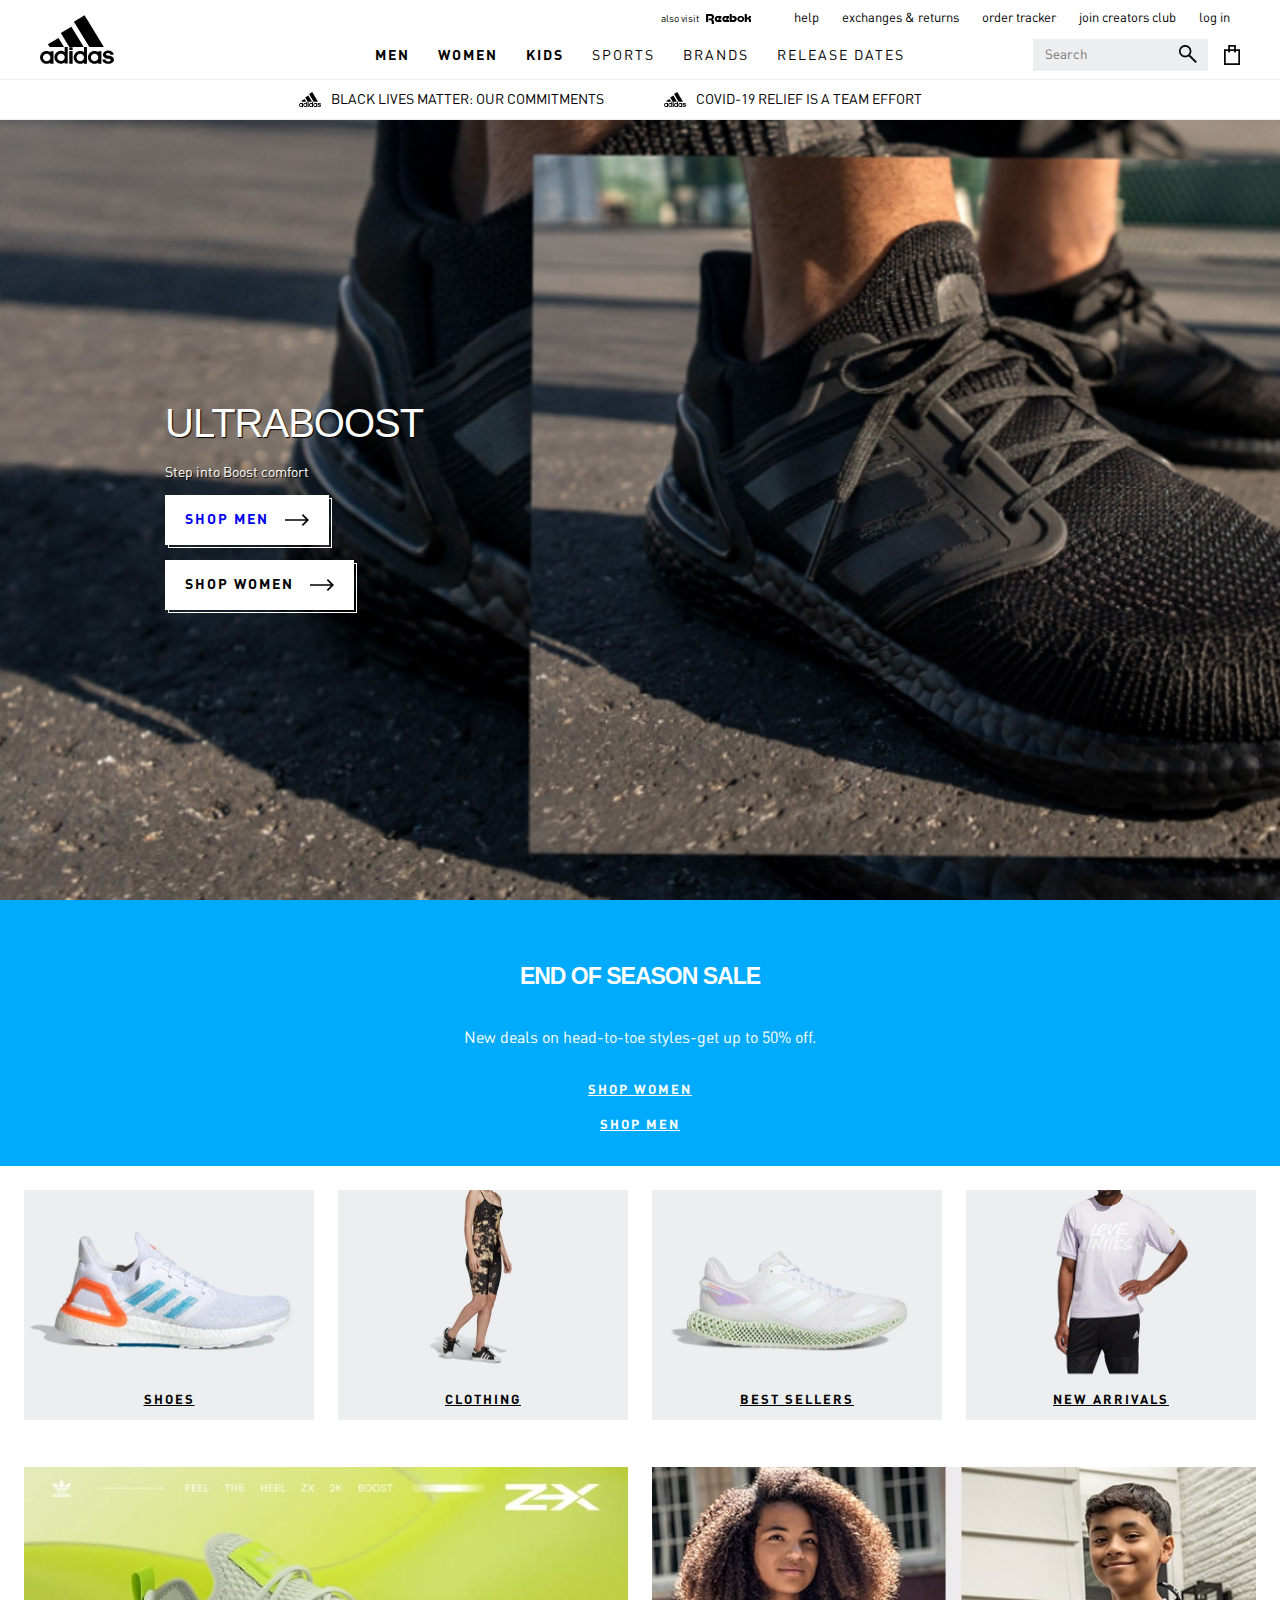
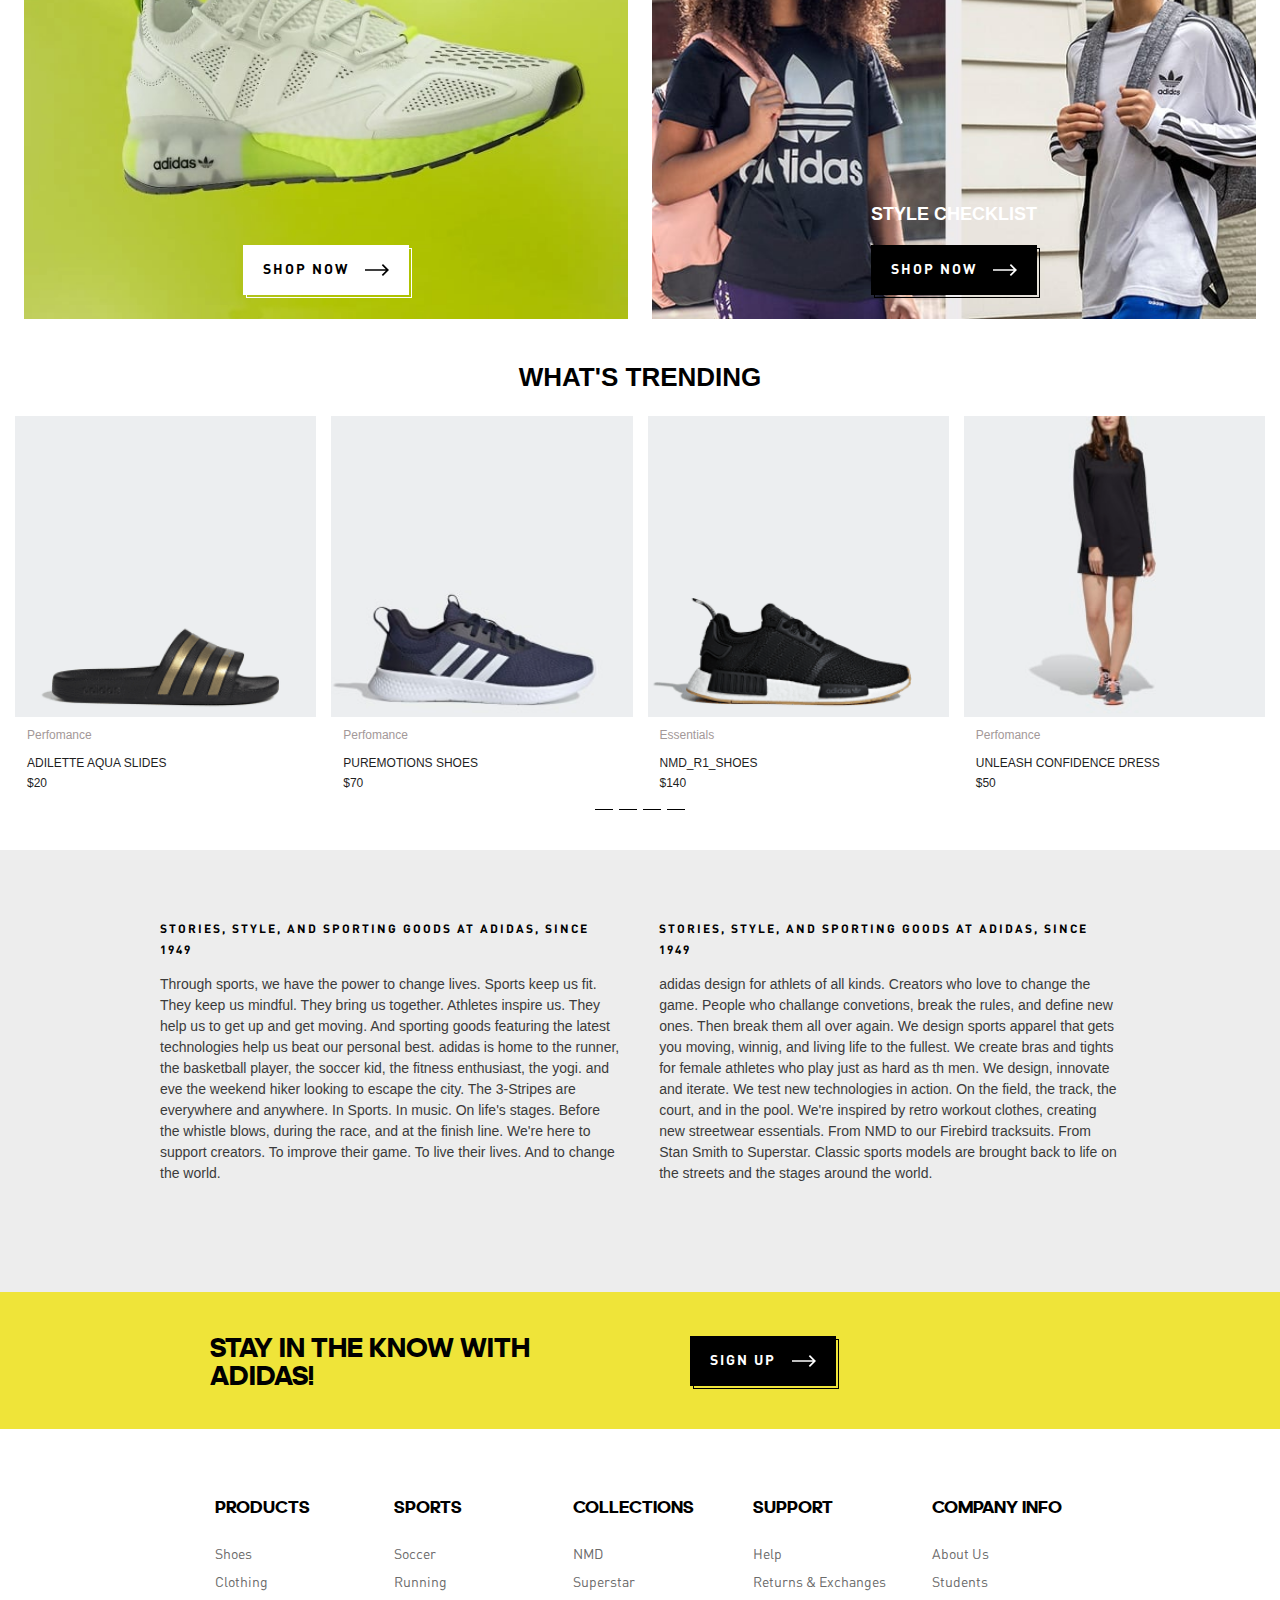
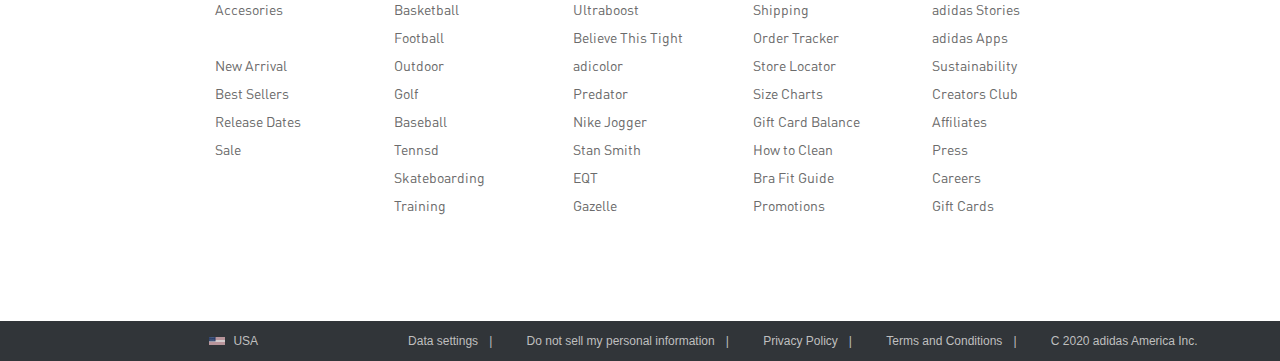
<file: adidas/pages/index.html>
<!DOCTYPE html>
<html lang="en">
<head>
	<meta charset="UTF-8">
	<meta name="viewport" content="width=device-width, minimum-scale=1, initial-scale=1, user-scalable=yes">
	<title>Adidas</title>
	<link rel="stylesheet" href="../styles/desktop/main.css">
	<link rel="stylesheet" media="all and (max-width: 1000px)" href="../styles/mobile/main_mobile.css">
</head>
<body>
	<div class="header">
		<div class="header__mobile-block" id="header__mobile-block">
			<div class="menu-burger" id="menu-burger">
				<span></span>
				<span></span>
				<span></span>
			</div>
			<div class="geo-location">
				<img src="../images/icons/geo.svg" alt="">
			</div>
			<div class="menu-burger__section" id="menu-burger__section">
				<div class="menu-burger__content">
					<img src="../images/icons/USA_flag.svg" alt="">
					<p>USA</p>
				</div>
			</div>
		</div>
		<div class="logo">
			<a name="logo" href="index.html"><img src="../images/icons/logo.svg" alt=""></a>
		</div>
		<div class="nav" id="nav">
			<div class="nav__top-block">
				<ul>
					<li class="nav__item_small nav__item">also visit <a href=""><img src="../images/icons/reebok.svg" alt=""></a></li>
					<li><a href="" class="nav__item">help</a></li>
					<li><a href="" class="nav__item">exchanges & returns</a></li>
					<li><a href="" class="nav__item">order tracker</a></li>
					<li><a href="" class="nav__item">join creators club</a></li>
					<li><a href="" class="nav__item">log in</a></li>
				</ul>
			</div>
			<div class="nav__bottom-block">
				<div class="menu" id="menu">
					<div class="menu__item_bold menu__item" id="menu__item"><a href="#">MEN</a>
						<div class="menu__item-hover"></div>
							<div class="menu-block">
								<div class="menu-block__content">
									<div class="menu-block__sidebar">
										<div class="menu-block__column">
											<ul>
												<li><p class="menu-block__title">TRENDING</p></li>
												<li><a href=""></a>New Arrivals</li>
												<li><a href=""></a>Best Sellers</li>
												<li></li>
												<li>Gifts for Dad</li>
												<li>Pride Collection</li>
												<li>adidas Exclusives</li>
												<li>Outside Awaits</li>
												<li>Primeblue</li>
												<li>High Tops</li>
												<li>All-White Sneakers</li>
												<li>Everyday Basics</li>
												<li>Loungewear</li>
											</ul>
											<img src="../images/menu_blocks/men.jpg" alt="">
										</div>
									</div>
									<div class="menu-block__main">
										<div class="menu-block__column">
											<ul>
												<li><p class="menu-block__title">SHOES</p></li>
												<li>New Arrivals</li>
												<li>Originals</li>
												<li>Running</li>
												<li>Soccer</li>
												<li>Sandals & Slides</li>
												<li>Hiking & Outdoor</li>
												<li>Basketball</li>
												<li>Football</li>
												<li>Skateboarding</li>
												<li>Workout</li>
												<li>Essentials</li>
												<li>Golf</li>
												<li>Tennis</li>
												<li>Baseball</li>
											</ul>
											<div class="menu-block__bottom-item">
												<a href="men-shoes.html" class="menu-block__bottom-link">All Men's Shoes</a>
											</div>											
										</div>
										<div class="menu-block__column">
											<ul>
												<li><p class="menu-block__title">CLOTHING</p></li>
												<li>New Arrivals</li>
												<li>Short Sleeve Shirts</li>
												<li>T-Shirts</li>
												<li>Jerseys</li>
												<li>Shorts</li>
												<li>Tank Tops</li>
												<li>Swim</li>
												<li>Tights</li>
												<li>Pants</li>
												<li>Hoodies & Sweatshirts</li>
												<li>Jackets & Vests</li>
												<li>Track Suits</li>
												<li>Long Sleeve Shirts</li>
												<li>Socks & Underwear</li>		
											</ul>
											<div class="menu-block__bottom-item">
												<a class="menu-block__bottom-link">All Men's Clothing</a>
											</div>												
										</div>
										<div class="menu-block__column">
											<ul>
												<li><p class="menu-block__title">ACCESSORIES</p></li>
												<li>New Arrivals</li>
												<li>Bags & Backpacks</li>
												<li>Hats & Beanies</li>
												<li>Phone Cases</li>
												<li>Watches</li>
											</ul>
											<div class="menu-block__bottom-item">
												<a class="menu-block__bottom-link">All Men's Accessories</a>
											</div>
										</div>
										<div class="menu-block__column">
											<ul>
												<li><p class="menu-block__title">SALE</p></li>
												<li>Shoes</li>
												<li>Clothing</li>
												<li>Accessories</li>
												<li></li>
												<li>Less than $50</li>
												<li>Less than $100</li>
											</ul>
											<div class="menu-block__bottom-item">
												<a class="menu-block__bottom-link">All Men's Sale</a>
											</div>
										</div>
										<div class="menu-block__column">
											<ul>
												<li><p class="menu-block__title">COLLECTIONS</p></li>
												<li>Classic Sneakers</li>
												<li>NMD</li>
												<li>Ultraboost</li>
												<li>Superstar</li>
												<li>Stan Smith</li>
												<li>Y-3</li>
												<li>YEEZY</li>
												<li></li>
												<li>Running</li>
												<li>Soccer</li>
												<li>Outdoor</li>
												<li>Golf</li>
												<li>Basketball</li>
												<li>Swim</li>
												<li>Tall</li>
											</ul>
										</div>
									</div>
								</div>
								<div class="menu-block__bottom-bar"></div>
							</div>	
					</div>
					<div class="menu__item_bold menu__item"><a href="#">WOMEN</a>
						<div class="menu__item-hover"></div>
							<div class="menu-block">
								<div class="menu-block__content">							
									<div class="menu-block__sidebar">
										<div class="menu-block__column">
											<ul>
												<li><p class="menu-block__title">TRENDING</p></li>
												<li>New Arrivals</li>
												<li>Best Sellers</li>
												<li></li>
												<li>Gifts for Dad</li>
												<li>Pride Collection</li>
												<li>adidas Exclusives</li>
												<li>Outside Awaits</li>
												<li>Neutrals Collection</li>
												<li>All-White Sneakers</li>
												<li>Tie Dye and Pastels</li>
												<li>Matching Sets</li>
												<li>Loungewear</li>
											</ul>
											<img src="../images/menu_blocks/women.jpg" alt="">
										</div>
									</div>
									<div class="menu-block__main">
										<div class="menu-block__column">
											<ul>
												<li><p class="menu-block__title">SHOES</p></li>
												<li>New Arrivals</li>
												<li>Originals</li>
												<li>Running</li>
												<li>Workout</li>
												<li>Hiking & Outdoor</li>
												<li>Soccer</li>
												<li>Sandals & Slides</li>
												<li>Essentials</li>
												<li>Tennis</li>
												<li>Golf</li>
												<li>Volleyball</li>
												<li>Softball</li>
											</ul>
											<div class="menu-block__bottom-item">
												<a class="menu-block__bottom-link">All Women's Shoes</a>
											</div>												
										</div>
										<div class="menu-block__column">
											<ul>
												<li><p class="menu-block__title">CLOTHING</p></li>
												<li>New Arrivals</li>
												<li>Plus Sizes 1X-4X</li>
												<li>Dresses & Skirts</li>
												<li>Shorts</li>
												<li>Tank Tops</li>
												<li>Swim</li>
												<li>Short Sleeve Shirts</li>
												<li>Long Sleeve Shirts</li>
												<li>Hoodies & Sweatshirts</li>
												<li>Pants</li>
												<li>Leggings & Tights</li>
												<li>Track Suits</li>
												<li>Jackets & Vests</li>
												<li>Sport Bras</li>
												<li>Socks</li>
											</ul>
											<div class="menu-block__bottom-item">
												<a class="menu-block__bottom-link">All Women's Clothing</a>
											</div>											
										</div>
										<div class="menu-block__column">
											<ul>
												<li><p class="menu-block__title">ACCESSORIES</p></li>
												<li>New Arrivals</li>
												<li>Bags & Backpacks</li>
												<li>Hats & Beanies</li>
												<li>Phone Cases</li>
												<li>Watches</li>
											</ul>
											<div class="menu-block__bottom-item">
												<a class="menu-block__bottom-link">All Women's Accessories</a>
											</div>
										</div>
										<div class="menu-block__column">
											<ul>
												<li><p class="menu-block__title">SALE</p></li>
												<li>Shoes</li>
												<li>Clothing</li>
												<li>Accessories</li>
												<li></li>
												<li>Less than $50</li>
												<li>Less than $100</li>
											</ul>
											<div class="menu-block__bottom-item">
												<a class="menu-block__bottom-link">All Women's Sale</a>
											</div>
										</div>
										<div class="menu-block__column">
											<ul>
												<li><p class="menu-block__title">COLLECTIONS</p></li>
												<li>Classic Sneakers</li>
												<li>NMD</li>
												<li>Ultraboost</li>
												<li>Superstar</li>
												<li>Stan Smith</li>
												<li>Y-3</li>
												<li>YEEZY</li>
												<li></li>
												<li>Running</li>
												<li>Soccer</li>
												<li>Outdoor</li>
												<li>Training</li>
												<li>Yoga</li>
												<li>Golf</li>
												<li>Swim</li>
											</ul>
										</div>
									</div>
								</div>
								<div class="menu-block__bottom-bar">
								</div>
							</div>	
					</div>
					<div class="menu__item_bold menu__item"><a href="#">KIDS</a>
						<div class="menu__item-hover"></div>
							<div class="menu-block">
								<div class="menu-block__content">
									<div class="menu-block__sidebar"> 
										<div class="menu-block__column">
											<ul>
												<li><p class="menu-block__title">TRENDING</p></li>
												<li>New Arrivals</li>
												<li>Best Sellers</li>
												<li></li>
												<li>Gifts for Dad</li>
												<li>Pride Collection</li>
												<li>adidas Exclusives</li>
												<li>High Tops</li>
												<li>All-White Sneakers</li>
												<li>Family Outfits</li>
												<li>Matching Sets</li>
											</ul>
											<img src="../images/menu_blocks/kids.jpg" alt="">
										</div>
									</div>
									<div class="menu-block__main">
										<div class="menu-block__column">
											<ul>
												<li><p class="menu-block__title">YOUTH (AGE 8-14)</p></li>
												<li>Boys Shoes</li>
												<li>Girls Shoes</li>
												<li>Boys Clothing</li>
												<li>Girls Clothing</li>
												<li>Accessories</li>
											</ul>
											<div class="menu-block__bottom-item">
												<a class="menu-block__bottom-link">All Youth</a>
											</div>
										</div>
										<div class="menu-block__column">
											<ul>
												<li><p class="menu-block__title">CHILDREN (AGE 4-8)</p></li>
												<li>Boys Shoes</li>
												<li>Girls Shoes</li>
												<li>Boys Clothing</li>
												<li>Girls Clothing</li>
												<li>Accessories</li>
											</ul>
											<div class="menu-block__bottom-item">
												<a class="menu-block__bottom-link">All Children</a>
											</div>										
										</div>
										<div class="menu-block__column">
											<ul>
												<li><p class="menu-block__title">BABY & TODDLER (AGE 0-4)</p></li>
												<li>Shoes</li>
												<li>Clothing</li>
											</ul>
											<div class="menu-block__bottom-item">
												<p>All Baby & Toddler</p>
											</div>										
										</div>
										<div class="menu-block__column">
											<ul>
												<li><p class="menu-block__title">SALE</p></li>
												<li>Youth (Age 8-14</li>
												<li>Children (Age 4-8)</li>
												<li>Baby & Toddler (Age 0-4)</li>
												<li></li>
												<li>Less than $30</li>
												<li>Less than $50</li>
											</ul>
											<div class="menu-block__bottom-item">
												<a class="menu-block__bottom-link">All Kids Sale</a>
											</div>										
										</div>
									</div>
								</div>
								<div class="menu-block__bottom-bar"></div>
							</div>
					</div>
					<div class="menu__item_light sports menu__item"><a href="#">SPORTS</a>
						<div class="menu__item-hover"></div>
							<div class="menu-block">
								<div class="menu-block__content">
									<div class="menu-block__column">
										<ul>
											<li><p class="menu-block__title">RUNNING</p></li>
											<li><img src="../images/menu_blocks/sports/sports_01.jpg" alt=""></li>
											<li>Shoes</li>
											<li>Clothing</li>
											<li>Accessories</li>
											<li></li>
											<li>Ultraboost</li>
											<li>Solar</li>
											<li>Adizero</li>
											<li></li>
											<li>Boston Marathon</li>
											<li></li>
											<li><a class="menu-block__bottom-link">All Running</a></li>
										</ul>
									</div>
									<div class="menu-block__column">
										<ul>
											<li><p class="menu-block__title">SOCCER</p></li>
											<li><img src="../images/menu_blocks/sports/sports_02.jpg" alt=""></li>
											<li>Shoes</li>
											<li>Clothing</li>
											<li>Accessories</li>
											<li></li>
											<li>Predator</li>
											<li>X</li>
											<li>Nemeziz</li>
											<li>Copa</li>
											<li>GMR</li>
											<li></li>
											<li><a class="menu-block__bottom-link">All Soccer</a></li>
										</ul>
									</div>
									<div class="menu-block__column">
										<div class="menu-block__column">
											<ul>
												<li><p class="menu-block__title">OUTDOOR</p></li>
												<li><img src="../images/menu_blocks/sports/sports_03.jpg" alt=""></li>
												<li>Shoes</li>
												<li>Clothing</li>
												<li>Accessories</li>
												<li></li>
												<li>Hiking</li>
												<li>Trail Running</li>
												<li>Mountain Biking</li>
												<li>Climbing</li>
												<li></li>
												<li><a class="menu-block__bottom-link">All Outdoor</a></li>
											</ul>
										</div>	
									</div>
									<div class="menu-block__column">
										<div class="menu-block__column">
											<ul>
												<li><p class="menu-block__title">BASKETBALL</p></li>
												<li><img src="../images/menu_blocks/sports/sports_04.jpg" alt=""></li>
												<li>Shoes</li>
												<li>Clothing</li>
												<li>Accessories</li>
												<li></li>
												<li>James Harden</li>
												<li>Damian Lillard</li>
												<li>Donovan Mitchell</li>
												<li></li>
												<li><a class="menu-block__bottom-link">All Basketball</a></li>
											</ul>
										</div>
									</div>
									<div class="menu-block__column">
										<div class="menu-block__column">
											<ul>
												<li><p class="menu-block__title">BASEBALL</p></li>
												<li><img src="../images/menu_blocks/sports/sports_05.jpg" alt=""></li>
												<li>Shoes</li>
												<li>Clothing</li>
												<li>Accessories</li>
												<li></li>
												<li>Afterburner</li>
												<li>Adizero</li>
												<li>Icon</li>
												<li></li>
												<li><a class="menu-block__bottom-link">All Baseball</a></li>
											</ul>
										</div>			
									</div>
									<div class="menu-block__column">
										<div class="menu-block__column">
											<ul>
												<li><p class="menu-block__title">OTHER SPORTS</p></li>
												<li>Golf</li>
												<li>Training</li>
												<li>Snowboarding</li>
												<li>Hockey</li>
												<li>Football</li>
												<li>Skateboarding</li>
												<li>Yoga</li>
												<li>Tennis</li>
												<li>Lacrosse</li>
												<li>Volleyball</li>
												<li>Weightlifting</li>
												<li>Boxing</li>
												<li>Swim</li>
											</ul>
										</div>				
									</div>
								</div>
							</div>
					</div>
					<div class="menu__item_light brands menu__item"><a href="#">BRANDS</a>
						<div class="menu__item-hover"></div>
						<div class="menu-block" id="brands-block">
							<div class="menu-block__content">
								<div class="menu-block__column">
									<ul>
										<li><img src="../images/menu_blocks/brands/01.jpg" alt=""></li>
										<li><img src="../images/menu_blocks/brands/01a.jpg" alt=""></li>
										<li>Shoes</li>
										<li>Clothing</li>
										<li>Accessories</li>
										<li>New Arrivals</li>
										<li></li>
										<li>YEEZY</li>
										<li>adicolor</li>
										<li>Home Of Classics</li>
										<li></li>
										<a href="" class="menu-block__bottom-link">All adidas Originals</a>
									</ul>
								</div>
								<div class="menu-block__column">
									<ul>
										<li><img src="../images/menu_blocks/brands/02.jpg" alt=""></li>
										<li><img src="../images/menu_blocks/brands/02b.jpg" alt=""></li>
										<li>Shoes</li>
										<li>Clothing</li>
										<li>Accessories</li>
										<li></li>
										<a href="" class="menu-block__bottom-link">All adidas x IVY PARK</a>
									</ul>
								</div>
								<div class="menu-block__column">
									<ul>
										<li><img src="../images/menu_blocks/brands/03.jpg" alt=""></li>
										<li><img src="../images/menu_blocks/brands/03c.jpg" alt=""></li>
										<li>Shoes</li>
										<li>Clothing</li>
										<li>Accessories</li>
										<li></li>
										<a href="" class="menu-block__bottom-link">All adidas by Stella McCarney</a>
									</ul>
								</div>
								<div class="menu-block__column">
									<ul>
										<li><img src="../images/menu_blocks/brands/04.jpg" alt=""></li>
										<li><img src="../images/menu_blocks/brands/04d.jpg" alt=""></li>
										<li></li>
										<a href="" class="menu-block__bottom-link">All Y-3</a>
									</ul>
								</div>
								<div class="menu-block__column">
									<ul>
										<li><img src="../images/menu_blocks/brands/05.jpg" alt=""></li>
										<li><img src="../images/menu_blocks/brands/05e.jpg" alt=""></li>
										<li>Products made with ocean plastic</li>
										<li>Products made with recycled polyester</li>
										<li></li>
										<a href="" class="menu-block__bottom-link">All products made with recycled materials</a>
									</ul>
								</div>
								<div class="menu-block__column">
									<ul>
										<li></li>
										<li></li>
									</ul>
								</div>
							</div>
						</div>
					</div>
					<div class="menu__item"><a href="#">RELEASE DATES</a></div>
				</div>				
			</div>
		</div>
		<div class="search">
			<div class="search-input">
				<input type="text" placeholder="Search">
			</div>
			<div class="search-image">
				<img src="../images/icons/search_img.svg" alt="">
			</div>
			<div class="cart">
				<img src="../images/icons/cart_black.svg" alt="Cart">
			</div>
		</div>
	</div>							

	<div class="main">
		<div class="main__top-bar">
			<div class="top-bar__content-block">
				<img src="../images/icons/logo.svg" alt="" class="logo_tiny">
				<a>BLACK LIVES MATTER: OUR COMMITMENTS</a>
			</div>
			<div class="top-bar__content-block">
				<img src="../images/icons/logo.svg" alt="" class="logo_tiny">
				<a>COVID-19 RELIEF IS A TEAM EFFORT</a>
			</div>
			<img src="../images/icons/arrows.svg" alt="">
		</div>

		<div class="upper-preview">
			<div class="upper-preview__main-block">
				<img src="../images/preview_img.png" alt="">
				<div class="upper-preview__content">
					<p>ULTRABOOST</p>
					<p>Step into Boost comfort</p>
					<div class="button_white button ">
						<a href="men-shoes.html">SHOP MEN</a>
					</div>
					<div class="button_white button ">
						<a>SHOP WOMEN</a>
					</div>
				</div>
			</div>
			<div class="upper-preview__discount-block">
				<p>END OF SEASON SALE</p>
				<p>New deals on head-to-toe styles-get up to 50% off.</p>
				<a href="" class="text-link white">SHOP WOMEN</a>
				<a href="" class="text-link white">SHOP MEN</a>
			</div>
		</div>

		<div class="middle-menu">
			<div class="menu" id="menu">
				<div class="menu__item_bold menu__item" id="menu__item"><a href="#">MEN</a>
					<div class="menu__item-hover"></div>
						<div class="menu-block" id="men-block">
							<div class="menu-block__content">
								<div class="menu-block__sidebar">
									<div class="menu-block__column">
										<ul>
											<li><p class="menu-block__title">TRENDING</p></li>
											<li><a href=""></a>New Arrivals</li>
											<li><a href=""></a>Best Sellers</li>
											<li></li>
											<li>Gifts for Dad</li>
											<li>Pride Collection</li>
											<li>adidas Exclusives</li>
											<li>Outside Awaits</li>
											<li>Primeblue</li>
											<li>High Tops</li>
											<li>All-White Sneakers</li>
											<li>Everyday Basics</li>
											<li>Loungewear</li>
										</ul>
										<img src="../images/menu_blocks/men.jpg" alt="">
									</div>
								</div>
								<div class="menu-block__main">
									<div class="menu-block__column">
										<ul>
											<li><p class="menu-block__title">SHOES</p></li>
											<li>New Arrivals</li>
											<li>Originals</li>
											<li>Running</li>
											<li>Soccer</li>
											<li>Sandals & Slides</li>
											<li>Hiking & Outdoor</li>
											<li>Basketball</li>
											<li>Football</li>
											<li>Skateboarding</li>
											<li>Workout</li>
											<li>Essentials</li>
											<li>Golf</li>
											<li>Tennis</li>
											<li>Baseball</li>
										</ul>
										<div class="menu-block__bottom-item">
											<a class="menu-block__bottom-link">All Men's Shoes</a>
										</div>											
									</div>
									<div class="menu-block__column">
										<ul>
											<li><p class="menu-block__title">CLOTHING</p></li>
											<li>New Arrivals</li>
											<li>Short Sleeve Shirts</li>
											<li>T-Shirts</li>
											<li>Jerseys</li>
											<li>Shorts</li>
											<li>Tank Tops</li>
											<li>Swim</li>
											<li>Tights</li>
											<li>Pants</li>
											<li>Hoodies & Sweatshirts</li>
											<li>Jackets & Vests</li>
											<li>Track Suits</li>
											<li>Long Sleeve Shirts</li>
											<li>Socks & Underwear</li>		
										</ul>
										<div class="menu-block__bottom-item">
											<a class="menu-block__bottom-link">All Men's Clothing</a>
										</div>												
									</div>
									<div class="menu-block__column">
										<ul>
											<li><p class="menu-block__title">ACCESSORIES</p></li>
											<li>New Arrivals</li>
											<li>Bags & Backpacks</li>
											<li>Hats & Beanies</li>
											<li>Phone Cases</li>
											<li>Watches</li>
										</ul>
										<div class="menu-block__bottom-item">
											<a class="menu-block__bottom-link">All Men's Accessories</a>
										</div>
									</div>
									<div class="menu-block__column">
										<ul>
											<li><p class="menu-block__title">SALE</p></li>
											<li>Shoes</li>
											<li>Clothing</li>
											<li>Accessories</li>
											<li></li>
											<li>Less than $50</li>
											<li>Less than $100</li>
										</ul>
										<div class="menu-block__bottom-item">
											<a class="menu-block__bottom-link">All Men's Sale</a>
										</div>
									</div>
									<div class="menu-block__column">
										<ul>
											<li><p class="menu-block__title">COLLECTIONS</p></li>
											<li>Classic Sneakers</li>
											<li>NMD</li>
											<li>Ultraboost</li>
											<li>Superstar</li>
											<li>Stan Smith</li>
											<li>Y-3</li>
											<li>YEEZY</li>
											<li></li>
											<li>Running</li>
											<li>Soccer</li>
											<li>Outdoor</li>
											<li>Golf</li>
											<li>Basketball</li>
											<li>Swim</li>
											<li>Tall</li>
										</ul>
									</div>
								</div>
							</div>
							<div class="menu-block__bottom-bar"></div>
						</div>	
				</div>
				<div class="menu__item_bold menu__item"><a href="#">WOMEN</a>
					<div class="menu__item-hover"></div>
						<div class="menu-block">
							<div class="menu-block__content">							
								<div class="menu-block__sidebar">
									<div class="menu-block__column">
										<ul>
											<li><p class="menu-block__title">TRENDING</p></li>
											<li>New Arrivals</li>
											<li>Best Sellers</li>
											<li></li>
											<li>Gifts for Dad</li>
											<li>Pride Collection</li>
											<li>adidas Exclusives</li>
											<li>Outside Awaits</li>
											<li>Neutrals Collection</li>
											<li>All-White Sneakers</li>
											<li>Tie Dye and Pastels</li>
											<li>Matching Sets</li>
											<li>Loungewear</li>
										</ul>
										<img src="../images/menu_blocks/women.jpg" alt="">
									</div>
								</div>
								<div class="menu-block__main">
									<div class="menu-block__column">
										<ul>
											<li><p class="menu-block__title">SHOES</p></li>
											<li>New Arrivals</li>
											<li>Originals</li>
											<li>Running</li>
											<li>Workout</li>
											<li>Hiking & Outdoor</li>
											<li>Soccer</li>
											<li>Sandals & Slides</li>
											<li>Essentials</li>
											<li>Tennis</li>
											<li>Golf</li>
											<li>Volleyball</li>
											<li>Softball</li>
										</ul>
										<div class="menu-block__bottom-item">
											<a class="menu-block__bottom-link">All Women's Shoes</a>
										</div>												
									</div>
									<div class="menu-block__column">
										<ul>
											<li><p class="menu-block__title">CLOTHING</p></li>
											<li>New Arrivals</li>
											<li>Plus Sizes 1X-4X</li>
											<li>Dresses & Skirts</li>
											<li>Shorts</li>
											<li>Tank Tops</li>
											<li>Swim</li>
											<li>Short Sleeve Shirts</li>
											<li>Long Sleeve Shirts</li>
											<li>Hoodies & Sweatshirts</li>
											<li>Pants</li>
											<li>Leggings & Tights</li>
											<li>Track Suits</li>
											<li>Jackets & Vests</li>
											<li>Sport Bras</li>
											<li>Socks</li>
										</ul>
										<div class="menu-block__bottom-item">
											<a class="menu-block__bottom-link">All Women's Clothing</a>
										</div>											
									</div>
									<div class="menu-block__column">
										<ul>
											<li><p class="menu-block__title">ACCESSORIES</p></li>
											<li>New Arrivals</li>
											<li>Bags & Backpacks</li>
											<li>Hats & Beanies</li>
											<li>Phone Cases</li>
											<li>Watches</li>
										</ul>
										<div class="menu-block__bottom-item">
											<a class="menu-block__bottom-link">All Women's Accessories</a>
										</div>
									</div>
									<div class="menu-block__column">
										<ul>
											<li><p class="menu-block__title">SALE</p></li>
											<li>Shoes</li>
											<li>Clothing</li>
											<li>Accessories</li>
											<li></li>
											<li>Less than $50</li>
											<li>Less than $100</li>
										</ul>
										<div class="menu-block__bottom-item">
											<a class="menu-block__bottom-link">All Women's Sale</a>
										</div>
									</div>
									<div class="menu-block__column">
										<ul>
											<li><p class="menu-block__title">COLLECTIONS</p></li>
											<li>Classic Sneakers</li>
											<li>NMD</li>
											<li>Ultraboost</li>
											<li>Superstar</li>
											<li>Stan Smith</li>
											<li>Y-3</li>
											<li>YEEZY</li>
											<li></li>
											<li>Running</li>
											<li>Soccer</li>
											<li>Outdoor</li>
											<li>Training</li>
											<li>Yoga</li>
											<li>Golf</li>
											<li>Swim</li>
										</ul>
									</div>
								</div>
							</div>
							<div class="menu-block__bottom-bar">
							</div>
						</div>	
				</div>
				<div class="menu__item_bold menu__item" id="menu__item_border"><a href="#">KIDS</a>
					<div class="menu__item-hover"></div>
						<div class="menu-block">
							<div class="menu-block__content">
								<div class="menu-block__sidebar"> 
									<div class="menu-block__column">
										<ul>
											<li><p class="menu-block__title">TRENDING</p></li>
											<li>New Arrivals</li>
											<li>Best Sellers</li>
											<li></li>
											<li>Gifts for Dad</li>
											<li>Pride Collection</li>
											<li>adidas Exclusives</li>
											<li>High Tops</li>
											<li>All-White Sneakers</li>
											<li>Family Outfits</li>
											<li>Matching Sets</li>
										</ul>
										<img src="../images/menu_blocks/kids.jpg" alt="">
									</div>
								</div>
								<div class="menu-block__main">
									<div class="menu-block__column">
										<ul>
											<li><p class="menu-block__title">YOUTH (AGE 8-14)</p></li>
											<li>Boys Shoes</li>
											<li>Girls Shoes</li>
											<li>Boys Clothing</li>
											<li>Girls Clothing</li>
											<li>Accessories</li>
										</ul>
										<div class="menu-block__bottom-item">
											<a class="menu-block__bottom-link">All Youth</a>
										</div>
									</div>
									<div class="menu-block__column">
										<ul>
											<li><p class="menu-block__title">CHILDREN (AGE 4-8)</p></li>
											<li>Boys Shoes</li>
											<li>Girls Shoes</li>
											<li>Boys Clothing</li>
											<li>Girls Clothing</li>
											<li>Accessories</li>
										</ul>
										<div class="menu-block__bottom-item">
											<a class="menu-block__bottom-link">All Children</a>
										</div>										
									</div>
									<div class="menu-block__column">
										<ul>
											<li><p class="menu-block__title">BABY & TODDLER (AGE 0-4)</p></li>
											<li>Shoes</li>
											<li>Clothing</li>
										</ul>
										<div class="menu-block__bottom-item">
											<p>All Baby & Toddler</p>
										</div>										
									</div>
									<div class="menu-block__column">
										<ul>
											<li><p class="menu-block__title">SALE</p></li>
											<li>Youth (Age 8-14</li>
											<li>Children (Age 4-8)</li>
											<li>Baby & Toddler (Age 0-4)</li>
											<li></li>
											<li>Less than $30</li>
											<li>Less than $50</li>
										</ul>
										<div class="menu-block__bottom-item">
											<a class="menu-block__bottom-link">All Kids Sale</a>
										</div>										
									</div>
								</div>
							</div>
							<div class="menu-block__bottom-bar"></div>
						</div>
				</div>
				<div class="menu__item_light sports menu__item"><a href="#">SPORTS</a>
					<div class="menu__item-hover"></div>
						<div class="menu-block">
							<div class="menu-block__content">
								<div class="menu-block__column">
									<ul>
										<li><p class="menu-block__title">RUNNING</p></li>
										<li><img src="../images/menu_blocks/sports/sports_01.jpg" alt=""></li>
										<li>Shoes</li>
										<li>Clothing</li>
										<li>Accessories</li>
										<li></li>
										<li>Ultraboost</li>
										<li>Solar</li>
										<li>Adizero</li>
										<li></li>
										<li>Boston Marathon</li>
										<li></li>
										<li><a class="menu-block__bottom-link">All Running</a></li>
									</ul>
								</div>
								<div class="menu-block__column">
									<ul>
										<li><p class="menu-block__title">SOCCER</p></li>
										<li><img src="../images/menu_blocks/sports/sports_02.jpg" alt=""></li>
										<li>Shoes</li>
										<li>Clothing</li>
										<li>Accessories</li>
										<li></li>
										<li>Predator</li>
										<li>X</li>
										<li>Nemeziz</li>
										<li>Copa</li>
										<li>GMR</li>
										<li></li>
										<li><a class="menu-block__bottom-link">All Soccer</a></li>
									</ul>
								</div>
								<div class="menu-block__column">
									<div class="menu-block__column">
										<ul>
											<li><p class="menu-block__title">OUTDOOR</p></li>
											<li><img src="../images/menu_blocks/sports/sports_03.jpg" alt=""></li>
											<li>Shoes</li>
											<li>Clothing</li>
											<li>Accessories</li>
											<li></li>
											<li>Hiking</li>
											<li>Trail Running</li>
											<li>Mountain Biking</li>
											<li>Climbing</li>
											<li></li>
											<li><a class="menu-block__bottom-link">All Outdoor</a></li>
										</ul>
									</div>	
								</div>
								<div class="menu-block__column">
									<div class="menu-block__column">
										<ul>
											<li><p class="menu-block__title">BASKETBALL</p></li>
											<li><img src="../images/menu_blocks/sports/sports_04.jpg" alt=""></li>
											<li>Shoes</li>
											<li>Clothing</li>
											<li>Accessories</li>
											<li></li>
											<li>James Harden</li>
											<li>Damian Lillard</li>
											<li>Donovan Mitchell</li>
											<li></li>
											<li><a class="menu-block__bottom-link">All Basketball</a></li>
										</ul>
									</div>
								</div>
								<div class="menu-block__column">
									<div class="menu-block__column">
										<ul>
											<li><p class="menu-block__title">BASEBALL</p></li>
											<li><img src="../images/menu_blocks/sports/sports_05.jpg" alt=""></li>
											<li>Shoes</li>
											<li>Clothing</li>
											<li>Accessories</li>
											<li></li>
											<li>Afterburner</li>
											<li>Adizero</li>
											<li>Icon</li>
											<li></li>
											<li><a class="menu-block__bottom-link">All Baseball</a></li>
										</ul>
									</div>			
								</div>
								<div class="menu-block__column">
									<div class="menu-block__column">
										<ul>
											<li><p class="menu-block__title">OTHER SPORTS</p></li>
											<li>Golf</li>
											<li>Training</li>
											<li>Snowboarding</li>
											<li>Hockey</li>
											<li>Football</li>
											<li>Skateboarding</li>
											<li>Yoga</li>
											<li>Tennis</li>
											<li>Lacrosse</li>
											<li>Volleyball</li>
											<li>Weightlifting</li>
											<li>Boxing</li>
											<li>Swim</li>
										</ul>
									</div>				
								</div>
							</div>
						</div>
				</div>
				<div class="menu__item_light brands menu__item"><a href="#">BRANDS</a>
					<div class="menu__item-hover"></div>
					<div class="menu-block" id="brands-block">
						<div class="menu-block__content">
							<div class="menu-block__column">
								<ul>
									<li><img src="../images/menu_blocks/brands/01.jpg" alt=""></li>
									<li><img src="../images/menu_blocks/brands/01a.jpg" alt=""></li>
									<li>Shoes</li>
									<li>Clothing</li>
									<li>Accessories</li>
									<li>New Arrivals</li>
									<li></li>
									<li>YEEZY</li>
									<li>adicolor</li>
									<li>Home Of Classics</li>
									<li></li>
									<a href="" class="menu-block__bottom-link">All adidas Originals</a>
								</ul>
							</div>
							<div class="menu-block__column">
								<ul>
									<li><img src="../images/menu_blocks/brands/02.jpg" alt=""></li>
									<li><img src="../images/menu_blocks/brands/02b.jpg" alt=""></li>
									<li>Shoes</li>
									<li>Clothing</li>
									<li>Accessories</li>
									<li></li>
									<a href="" class="menu-block__bottom-link">All adidas x IVY PARK</a>
								</ul>
							</div>
							<div class="menu-block__column">
								<ul>
									<li><img src="../images/menu_blocks/brands/03.jpg" alt=""></li>
									<li><img src="../images/menu_blocks/brands/03c.jpg" alt=""></li>
									<li>Shoes</li>
									<li>Clothing</li>
									<li>Accessories</li>
									<li></li>
									<a href="" class="menu-block__bottom-link">All adidas by Stella McCarney</a>
								</ul>
							</div>
							<div class="menu-block__column">
								<ul>
									<li><img src="../images/menu_blocks/brands/04.jpg" alt=""></li>
									<li><img src="../images/menu_blocks/brands/04d.jpg" alt=""></li>
									<li></li>
									<a href="" class="menu-block__bottom-link">All Y-3</a>
								</ul>
							</div>
							<div class="menu-block__column">
								<ul>
									<li><img src="../images/menu_blocks/brands/05.jpg" alt=""></li>
									<li><img src="../images/menu_blocks/brands/05e.jpg" alt=""></li>
									<li>Products made with ocean plastic</li>
									<li>Products made with recycled polyester</li>
									<li></li>
									<a href="" class="menu-block__bottom-link">All products made with recycled materials</a>
								</ul>
							</div>
							<div class="menu-block__column">
								<ul>
									<li></li>
									<li></li>
								</ul>
							</div>
						</div>
					</div>
				</div>
				<div class="menu__item"><a href="#">RELEASE DATES</a></div>
			</div>
			<div class="middle-menu__content" id="middle-menu__upper-content">
				<div class="middle-menu__item">
					<div class="middle-menu__image">
						<img src="../images/middle_menu/shoes.png" alt="">					
					</div>
					<div class="middle-menu__link">
						<a href="" class="text-link black">SHOES</a>				
					</div>
				</div>
				<div class="middle-menu__item">
					<div class="middle-menu__image">
						<img src="../images/middle_menu/clothing.png" alt="">
					</div>
					<div class="middle-menu__link">
						<a href="" class="text-link black">CLOTHING</a>				
					</div>
				</div>
			</div>
			<div class="middle-menu__content">			
				<div class="middle-menu__item">
					<div class="middle-menu__image">
						<img src="../images/middle_menu/best-sellers.png" alt="">					
					</div>
					<div class="middle-menu__link">
						<a href="" class="text-link black">BEST SELLERS</a>				
					</div>
				</div>
				<div class="middle-menu__item">
					<div class="middle-menu__image">
						<img src="../images/middle_menu/new-arrivals.png" alt="">					
					</div>
					<div class="middle-menu__link">
						<a href="" class="text-link black">NEW ARRIVALS</a>			
					</div>
				</div>
			</div>
		</div>
		
		<div class="middle-preview">
			<div class="middle-preview__item">
				<img src="../images/middle_preview/01.jpg" alt="">
				<div class="middle-preview__content">	
					<div class="button_white button">
						<p>SHOP NOW</p>
					</div>
				</div>
			</div>
			<div class="middle-preview__item">
				<img src="../images/middle_preview/02.jpg" alt="">
				<div class="middle-preview__content">	
					<p>STYLE CHECKLIST</p>
					<div class="button_black button">
						<p>SHOP NOW</p>
					</div>
				</div>
			</div>
		</div>

		<div class="trending-section">
			<div class="trending-section__title"><p>WHAT'S TRENDING</p></div>
			<div class="trending-section__item-row">
				<div class="trending-section__item">
					<div class="trending-section__image">
						<img src="../images/trending_section/trend1.png" alt="">
					</div>
					<div class="trending-section__text">
						<ul>
							<li>Perfomance</li>
							<li>ADILETTE AQUA SLIDES</li>
							<li>$20</li>
						</ul>
					</div>

				</div>
				<div class="trending-section__item">
					<div class="trending-section__image">
						<img src="../images/trending_section/trend2.jpg" alt="">
					</div>					
					<div class="trending-section__text">
						<ul>
							<li>Perfomance</li>
							<li>PUREMOTIONS SHOES</li>
							<li>$70</li>
						</ul>
					</div>					
				</div>
				<div class="trending-section__item">
					<div class="trending-section__image">
						<img src="../images/trending_section/trend3.png" alt="">
					</div>					
					<div class="trending-section__text">					
						<ul>
							<li>Essentials</li>
							<li>NMD_R1_SHOES</li>
							<li>$140</li>
						</ul>
					</div>					
				</div>
				<div class="trending-section__item">
					<div class="trending-section__image">
						<img src="../images/trending_section/trend4.jpg" alt="">
					</div>					
					<div class="trending-section__text">					
						<ul>
							<li>Perfomance</li>
							<li>UNLEASH CONFIDENCE DRESS</li>
							<li>$50</li>
						</ul>
					</div>					
				</div>
			</div>
			<div class="trending-section__slider">
				<div class="trending-section__slider-item"></div>
				<div class="trending-section__slider-item"></div>
				<div class="trending-section__slider-item"></div>
				<div class="trending-section__slider-item"></div>
			</div>
		</div>

		<div class="company-info"> 
			<div class="company-info__wrapper">
				<div class="company-info__block">
					<p>STORIES, STYLE, AND SPORTING GOODS AT ADIDAS, SINCE 1949</p>
					<p>Through sports, we have the power to change lives. Sports keep us fit. They keep us mindful. They bring us together. Athletes inspire us. They help us to get up and get moving. And sporting goods featuring the latest technologies help us beat our personal best. adidas is home to the runner, the basketball player, the soccer kid, the fitness enthusiast, the yogi. and eve the weekend hiker looking to escape the city. The 3-Stripes are everywhere and anywhere. In Sports. In music. On life's stages. Before the whistle blows, during the race, and at the finish line. We're here to support creators. To improve their game. To live their lives. And to change the world.</p>
				</div>
				<div class="company-info__block">
					<p>STORIES, STYLE, AND SPORTING GOODS AT ADIDAS, SINCE 1949</p>
					<p>adidas design for athlets of all kinds. Creators who love to change the game. People who challange convetions, break the rules, and define new ones. Then break them all over again. We design sports apparel that gets you moving, winnig, and living life to the fullest. We create bras and tights for female athletes who play just as hard as th men. We design, innovate and iterate. We test new technologies in action. On the field, the track, the court, and in the pool. We're inspired by retro workout clothes, creating new streetwear essentials. From NMD to our Firebird tracksuits. From Stan Smith to Superstar. Classic sports models are brought back to life on the streets and the stages around the world. </p>
				</div>
			</div>
		</div>
		<div class="mobile-nav">
			<div class="mobile-nav__top">
				<img src="../images/icons/menu_arrow.svg" alt="">
				<a href="#">Back to top</a>
			</div>
			<div class="mobile-nav__bottom">
				<div class="mobile-nav__content-block">
					<img src="../images/icons/user.svg" alt="">
					<a href="#">Log in</a>
				</div>
				<div class="mobile-nav__content-block">
					<img src="../images/icons/cart_white.svg">
					<a href="#">Your bag (0)</a>
				</div>
			</div>
		</div>
		<div class="main__bottom-bar">
			<div class="main__bottom-bar__content">
				<div class="main__bottom-bar__text">
					<p>STAY IN THE KNOW WITH ADIDAS!</p>
				</div>
				<div class="main__bottom-bar__button">
					<div class="button_black button">
						<p>SIGN UP</p>
					</div>
				</div>
			</div>
		</div>
	</div>

	<div class="footer">
		<div class="footer-menu">
			<div class="footer-menu__wrapper">
				<div class="footer-menu__column">
					<ul>
						<li>PRODUCTS</li>
						<li>Shoes</li>
						<li>Clothing</li>
						<li>Accesories</li>
						<li></li>
						<li>New Arrival</li>
						<li>Best Sellers</li>
						<li>Release Dates</li>
						<li>Sale</li>
					</ul>
				</div>
				<div class="footer-menu__column">
					<ul>
						<li>SPORTS</li>
						<li>Soccer</li>
						<li>Running</li>
						<li>Basketball</li>
						<li>Football</li>
						<li>Outdoor</li>
						<li>Golf</li>
						<li>Baseball</li>
						<li>Tennsd</li>
						<li>Skateboarding</li>
						<li>Training</li>
					</ul>
				</div>
				<div class="footer-menu__column">
					<ul>
						<li>COLLECTIONS</li>
						<li>NMD</li>
						<li>Superstar</li>
						<li>Ultraboost</li>
						<li>Believe This Tight</li>
						<li>adicolor</li>
						<li>Predator</li>
						<li>Nike Jogger</li>
						<li>Stan Smith</li>
						<li>EQT</li>
						<li>Gazelle</li>
					</ul>
				</div>
				<div class="footer-menu__column">
					<ul>
						<li>SUPPORT</li>
						<li>Help</li>
						<li>Returns & Exchanges</li>
						<li>Shipping</li>
						<li>Order Tracker</li>
						<li>Store Locator</li>
						<li>Size Charts</li>
						<li>Gift Card Balance</li>
						<li>How to Clean</li>
						<li>Bra Fit Guide</li>
						<li>Promotions</li>
					</ul>
				</div>
				<div class="footer-menu__column">
					<ul>
						<li>COMPANY INFO</li>
						<li>About Us</li>
						<li>Students</li>
						<li>adidas Stories</li>
						<li>adidas Apps</li>
						<li>Sustainability</li>
						<li>Creators Club</li>
						<li>Affiliates</li>
						<li>Press</li>
		   				<li>Careers</li>
						<li>Gift Cards</li>
					</ul>
				</div>
			</div>
		</div>
		<div class="footer-bottom">
			<div class="footer-bottom__wrapper">
				<div class="footer-bottom__content">
					<ul class="footer-bottom__mobile-content">
						<li>Help</li>
						<li>Returns & Exchanges</li>
						<li>Order Tracker</li>
						<li>Shipping</li>
						<li>Promotions</li>
					</ul>
					<div class="footer-bottom__language">
						<img src="../images/icons/USA_flag.svg" alt="">
						<span>USA</span>
					</div>
				</div>
				<div class="footer-bottom__content">
					<ul class="footer-bottom__mobile-content">
						<li>Creators Club</li>
						<li>Store Finder</li>
						<li>Gift Cards</li>
						<li>adidas Apps</li>
		   				<li>Size Charts</li>
					</ul>
					<ul>
						<li>Data settings</li>
						<li>Do not sell my personal information</li>
						<li>Privacy Policy</li>
						<li>Terms and Conditions</li>
						<li id="adidas_inc">C 2020 adidas America Inc.</li>
					</ul>
				</div>
			</div>
		</div>
	</div>
	<script src="../script/logic.js" type="text/javascript"></script>
</body>
</html>
</file>
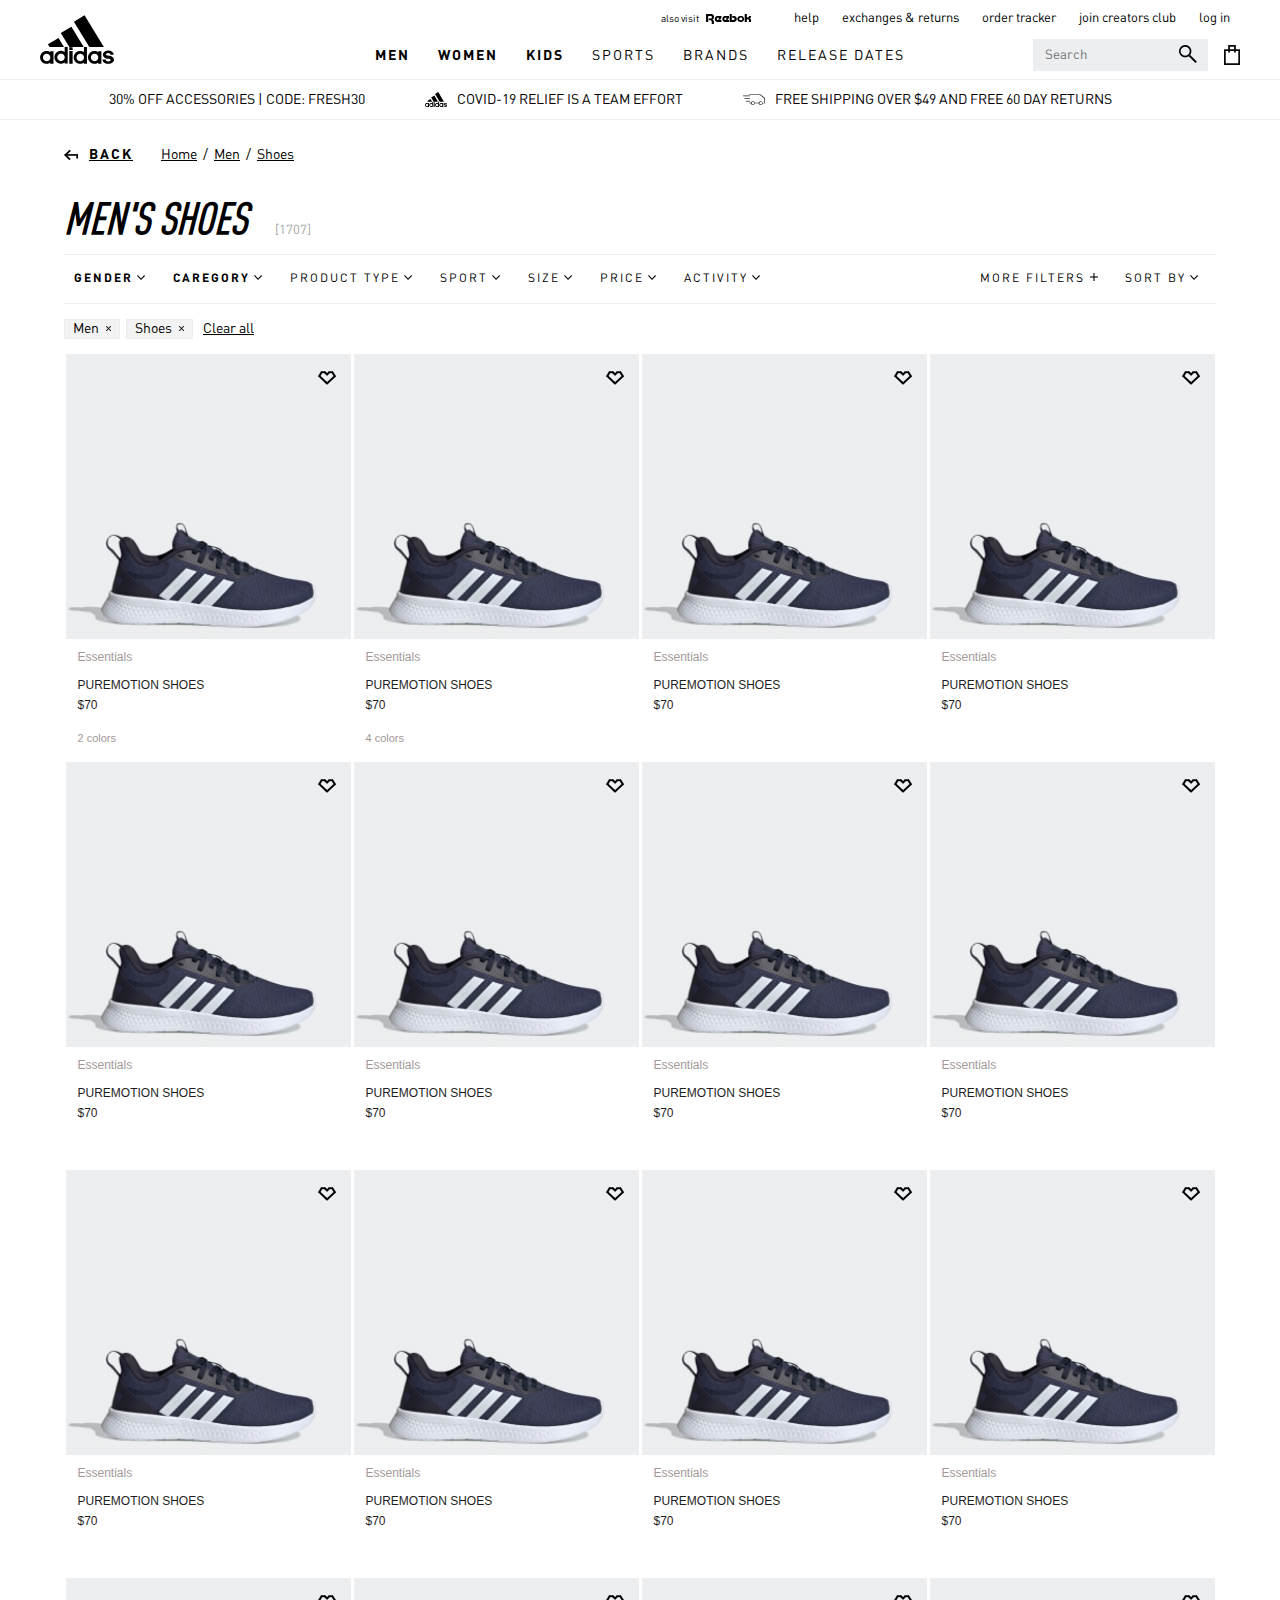
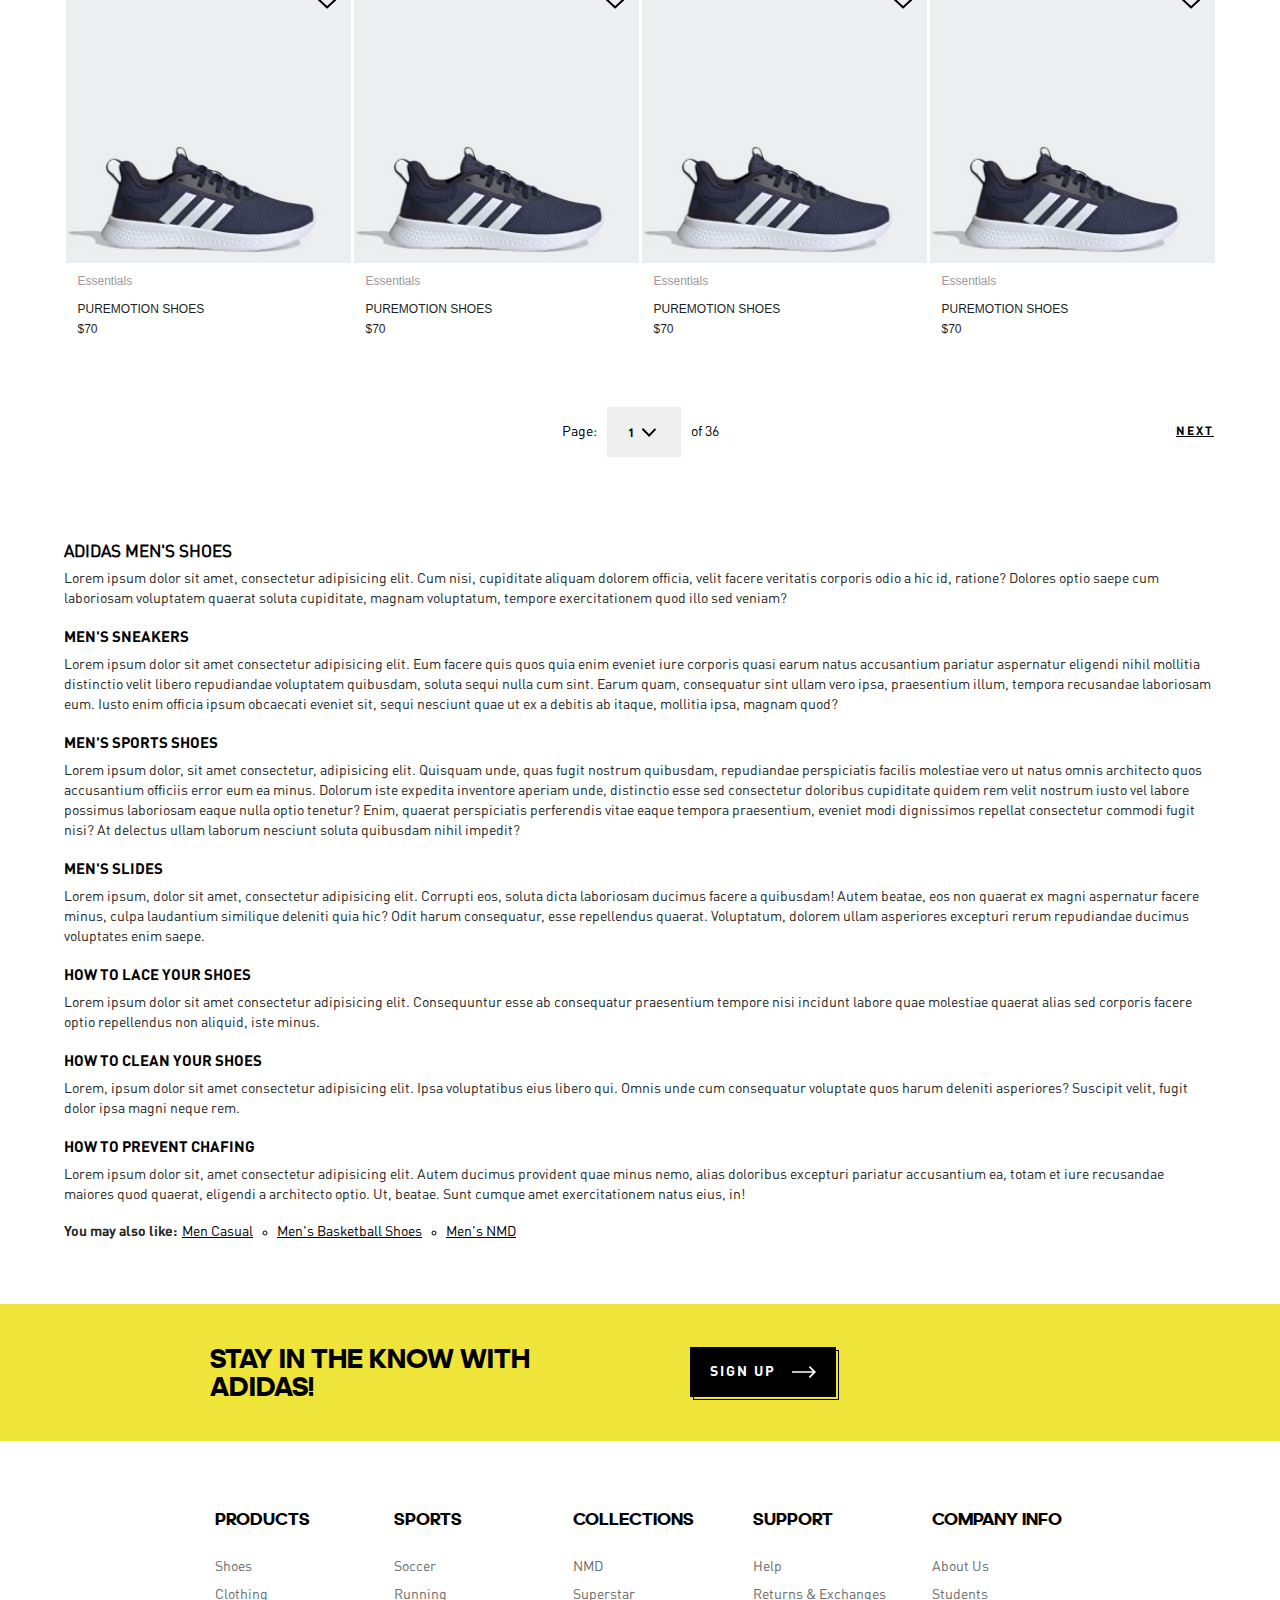
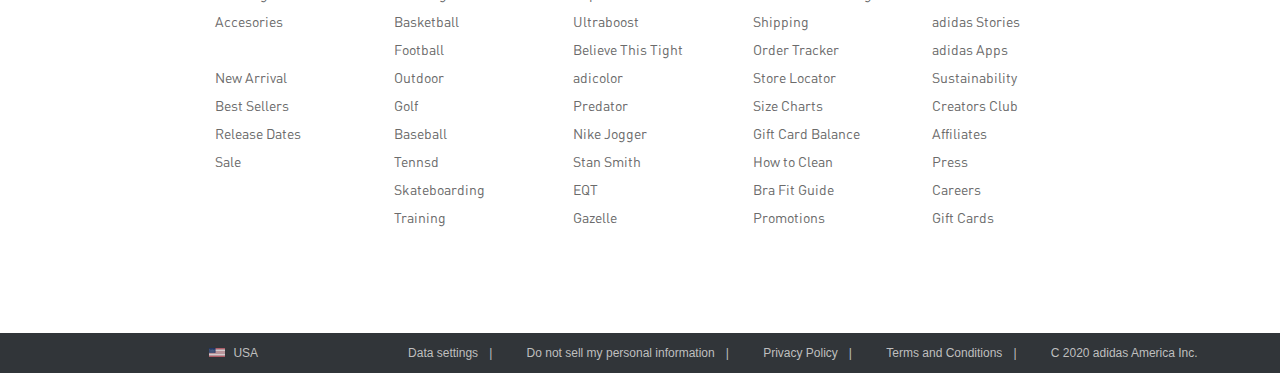
<file: adidas/pages/men-shoes.html>
<!DOCTYPE html>
<html lang="en">
<head>
	<meta charset="UTF-8">
	<meta name="viewport" content="width=device-width, minimum-scale=1, initial-scale=1, user-scalable=yes">
	<link rel="stylesheet" href="../styles/desktop/main.css">
	<link rel="stylesheet" href="../styles/desktop/catalog.css">
	<link rel="stylesheet" media="all and (max-width: 1000px)" href="../styles/mobile/main_mobile.css">
	<link rel="stylesheet" media="all and (max-width: 1000px)" href="../styles/mobile/catalog_mobile.css">
	<title>Men Shoes</title>
</head>
<body>
	<div class="header">
		<div class="header__mobile-block" id="header__mobile-block">
			<div class="menu-burger" id="menu-burger">
				<span></span>
				<span></span>
				<span></span>
			</div>
			<div class="geo-location">
				<img src="../images/icons/geo.svg" alt="">
			</div>
			<div class="menu-burger__section" id="menu-burger__section">
				<div class="menu-burger__content">
					<img src="../images/icons/USA_flag.svg" alt="">
					<p>USA</p>
				</div>
			</div>
		</div>
		<div class="logo">
			<a name="logo" href="index.html"><img src="../images/icons/logo.svg" alt=""></a>
		</div>
		<div class="nav" id="nav">
			<div class="nav__top-block">
				<ul>
					<li class="nav__item_small nav__item">also visit <a href=""><img src="../images/icons/reebok.svg" alt=""></a></li>
					<li><a href="" class="nav__item">help</a></li>
					<li><a href="" class="nav__item">exchanges & returns</a></li>
					<li><a href="" class="nav__item">order tracker</a></li>
					<li><a href="" class="nav__item">join creators club</a></li>
					<li><a href="" class="nav__item">log in</a></li>
				</ul>
			</div>
			<div class="nav__bottom-block">
				<div class="menu" id="menu">
					<div class="menu__item_bold menu__item" id="menu__item"><a href="#">MEN</a>
						<div class="menu__item-hover"></div>
							<div class="menu-block">
								<div class="menu-block__content">
									<div class="menu-block__sidebar">
										<div class="menu-block__column">
											<ul>
												<li><p class="menu-block__title">TRENDING</p></li>
												<li><a href=""></a>New Arrivals</li>
												<li><a href=""></a>Best Sellers</li>
												<li></li>
												<li>Gifts for Dad</li>
												<li>Pride Collection</li>
												<li>adidas Exclusives</li>
												<li>Outside Awaits</li>
												<li>Primeblue</li>
												<li>High Tops</li>
												<li>All-White Sneakers</li>
												<li>Everyday Basics</li>
												<li>Loungewear</li>
											</ul>
											<img src="../images/menu_blocks/men.jpg" alt="">
										</div>
									</div>
									<div class="menu-block__main">
										<div class="menu-block__column">
											<ul>
												<li><p class="menu-block__title">SHOES</p></li>
												<li>New Arrivals</li>
												<li>Originals</li>
												<li>Running</li>
												<li>Soccer</li>
												<li>Sandals & Slides</li>
												<li>Hiking & Outdoor</li>
												<li>Basketball</li>
												<li>Football</li>
												<li>Skateboarding</li>
												<li>Workout</li>
												<li>Essentials</li>
												<li>Golf</li>
												<li>Tennis</li>
												<li>Baseball</li>
											</ul>
											<div class="menu-block__bottom-item">
												<a href="men-shoes.html" class="menu-block__bottom-link">All Men's Shoes</a>
											</div>											
										</div>
										<div class="menu-block__column">
											<ul>
												<li><p class="menu-block__title">CLOTHING</p></li>
												<li>New Arrivals</li>
												<li>Short Sleeve Shirts</li>
												<li>T-Shirts</li>
												<li>Jerseys</li>
												<li>Shorts</li>
												<li>Tank Tops</li>
												<li>Swim</li>
												<li>Tights</li>
												<li>Pants</li>
												<li>Hoodies & Sweatshirts</li>
												<li>Jackets & Vests</li>
												<li>Track Suits</li>
												<li>Long Sleeve Shirts</li>
												<li>Socks & Underwear</li>		
											</ul>
											<div class="menu-block__bottom-item">
												<a class="menu-block__bottom-link">All Men's Clothing</a>
											</div>												
										</div>
										<div class="menu-block__column">
											<ul>
												<li><p class="menu-block__title">ACCESSORIES</p></li>
												<li>New Arrivals</li>
												<li>Bags & Backpacks</li>
												<li>Hats & Beanies</li>
												<li>Phone Cases</li>
												<li>Watches</li>
											</ul>
											<div class="menu-block__bottom-item">
												<a class="menu-block__bottom-link">All Men's Accessories</a>
											</div>
										</div>
										<div class="menu-block__column">
											<ul>
												<li><p class="menu-block__title">SALE</p></li>
												<li>Shoes</li>
												<li>Clothing</li>
												<li>Accessories</li>
												<li></li>
												<li>Less than $50</li>
												<li>Less than $100</li>
											</ul>
											<div class="menu-block__bottom-item">
												<a class="menu-block__bottom-link">All Men's Sale</a>
											</div>
										</div>
										<div class="menu-block__column">
											<ul>
												<li><p class="menu-block__title">COLLECTIONS</p></li>
												<li>Classic Sneakers</li>
												<li>NMD</li>
												<li>Ultraboost</li>
												<li>Superstar</li>
												<li>Stan Smith</li>
												<li>Y-3</li>
												<li>YEEZY</li>
												<li></li>
												<li>Running</li>
												<li>Soccer</li>
												<li>Outdoor</li>
												<li>Golf</li>
												<li>Basketball</li>
												<li>Swim</li>
												<li>Tall</li>
											</ul>
										</div>
									</div>
								</div>
								<div class="menu-block__bottom-bar"></div>
							</div>	
					</div>
					<div class="menu__item_bold menu__item"><a href="#">WOMEN</a>
						<div class="menu__item-hover"></div>
							<div class="menu-block">
								<div class="menu-block__content">							
									<div class="menu-block__sidebar">
										<div class="menu-block__column">
											<ul>
												<li><p class="menu-block__title">TRENDING</p></li>
												<li>New Arrivals</li>
												<li>Best Sellers</li>
												<li></li>
												<li>Gifts for Dad</li>
												<li>Pride Collection</li>
												<li>adidas Exclusives</li>
												<li>Outside Awaits</li>
												<li>Neutrals Collection</li>
												<li>All-White Sneakers</li>
												<li>Tie Dye and Pastels</li>
												<li>Matching Sets</li>
												<li>Loungewear</li>
											</ul>
											<img src="../images/menu_blocks/women.jpg" alt="">
										</div>
									</div>
									<div class="menu-block__main">
										<div class="menu-block__column">
											<ul>
												<li><p class="menu-block__title">SHOES</p></li>
												<li>New Arrivals</li>
												<li>Originals</li>
												<li>Running</li>
												<li>Workout</li>
												<li>Hiking & Outdoor</li>
												<li>Soccer</li>
												<li>Sandals & Slides</li>
												<li>Essentials</li>
												<li>Tennis</li>
												<li>Golf</li>
												<li>Volleyball</li>
												<li>Softball</li>
											</ul>
											<div class="menu-block__bottom-item">
												<a class="menu-block__bottom-link">All Women's Shoes</a>
											</div>												
										</div>
										<div class="menu-block__column">
											<ul>
												<li><p class="menu-block__title">CLOTHING</p></li>
												<li>New Arrivals</li>
												<li>Plus Sizes 1X-4X</li>
												<li>Dresses & Skirts</li>
												<li>Shorts</li>
												<li>Tank Tops</li>
												<li>Swim</li>
												<li>Short Sleeve Shirts</li>
												<li>Long Sleeve Shirts</li>
												<li>Hoodies & Sweatshirts</li>
												<li>Pants</li>
												<li>Leggings & Tights</li>
												<li>Track Suits</li>
												<li>Jackets & Vests</li>
												<li>Sport Bras</li>
												<li>Socks</li>
											</ul>
											<div class="menu-block__bottom-item">
												<a class="menu-block__bottom-link">All Women's Clothing</a>
											</div>											
										</div>
										<div class="menu-block__column">
											<ul>
												<li><p class="menu-block__title">ACCESSORIES</p></li>
												<li>New Arrivals</li>
												<li>Bags & Backpacks</li>
												<li>Hats & Beanies</li>
												<li>Phone Cases</li>
												<li>Watches</li>
											</ul>
											<div class="menu-block__bottom-item">
												<a class="menu-block__bottom-link">All Women's Accessories</a>
											</div>
										</div>
										<div class="menu-block__column">
											<ul>
												<li><p class="menu-block__title">SALE</p></li>
												<li>Shoes</li>
												<li>Clothing</li>
												<li>Accessories</li>
												<li></li>
												<li>Less than $50</li>
												<li>Less than $100</li>
											</ul>
											<div class="menu-block__bottom-item">
												<a class="menu-block__bottom-link">All Women's Sale</a>
											</div>
										</div>
										<div class="menu-block__column">
											<ul>
												<li><p class="menu-block__title">COLLECTIONS</p></li>
												<li>Classic Sneakers</li>
												<li>NMD</li>
												<li>Ultraboost</li>
												<li>Superstar</li>
												<li>Stan Smith</li>
												<li>Y-3</li>
												<li>YEEZY</li>
												<li></li>
												<li>Running</li>
												<li>Soccer</li>
												<li>Outdoor</li>
												<li>Training</li>
												<li>Yoga</li>
												<li>Golf</li>
												<li>Swim</li>
											</ul>
										</div>
									</div>
								</div>
								<div class="menu-block__bottom-bar">
								</div>
							</div>	
					</div>
					<div class="menu__item_bold menu__item"><a href="#">KIDS</a>
						<div class="menu__item-hover"></div>
							<div class="menu-block">
								<div class="menu-block__content">
									<div class="menu-block__sidebar"> 
										<div class="menu-block__column">
											<ul>
												<li><p class="menu-block__title">TRENDING</p></li>
												<li>New Arrivals</li>
												<li>Best Sellers</li>
												<li></li>
												<li>Gifts for Dad</li>
												<li>Pride Collection</li>
												<li>adidas Exclusives</li>
												<li>High Tops</li>
												<li>All-White Sneakers</li>
												<li>Family Outfits</li>
												<li>Matching Sets</li>
											</ul>
											<img src="../images/menu_blocks/kids.jpg" alt="">
										</div>
									</div>
									<div class="menu-block__main">
										<div class="menu-block__column">
											<ul>
												<li><p class="menu-block__title">YOUTH (AGE 8-14)</p></li>
												<li>Boys Shoes</li>
												<li>Girls Shoes</li>
												<li>Boys Clothing</li>
												<li>Girls Clothing</li>
												<li>Accessories</li>
											</ul>
											<div class="menu-block__bottom-item">
												<a class="menu-block__bottom-link">All Youth</a>
											</div>
										</div>
										<div class="menu-block__column">
											<ul>
												<li><p class="menu-block__title">CHILDREN (AGE 4-8)</p></li>
												<li>Boys Shoes</li>
												<li>Girls Shoes</li>
												<li>Boys Clothing</li>
												<li>Girls Clothing</li>
												<li>Accessories</li>
											</ul>
											<div class="menu-block__bottom-item">
												<a class="menu-block__bottom-link">All Children</a>
											</div>										
										</div>
										<div class="menu-block__column">
											<ul>
												<li><p class="menu-block__title">BABY & TODDLER (AGE 0-4)</p></li>
												<li>Shoes</li>
												<li>Clothing</li>
											</ul>
											<div class="menu-block__bottom-item">
												<p>All Baby & Toddler</p>
											</div>										
										</div>
										<div class="menu-block__column">
											<ul>
												<li><p class="menu-block__title">SALE</p></li>
												<li>Youth (Age 8-14</li>
												<li>Children (Age 4-8)</li>
												<li>Baby & Toddler (Age 0-4)</li>
												<li></li>
												<li>Less than $30</li>
												<li>Less than $50</li>
											</ul>
											<div class="menu-block__bottom-item">
												<a class="menu-block__bottom-link">All Kids Sale</a>
											</div>										
										</div>
									</div>
								</div>
								<div class="menu-block__bottom-bar"></div>
							</div>
					</div>
					<div class="menu__item_light sports menu__item"><a href="#">SPORTS</a>
						<div class="menu__item-hover"></div>
							<div class="menu-block">
								<div class="menu-block__content">
									<div class="menu-block__column">
										<ul>
											<li><p class="menu-block__title">RUNNING</p></li>
											<li><img src="../images/menu_blocks/sports/sports_01.jpg" alt=""></li>
											<li>Shoes</li>
											<li>Clothing</li>
											<li>Accessories</li>
											<li></li>
											<li>Ultraboost</li>
											<li>Solar</li>
											<li>Adizero</li>
											<li></li>
											<li>Boston Marathon</li>
											<li></li>
											<li><a class="menu-block__bottom-link">All Running</a></li>
										</ul>
									</div>
									<div class="menu-block__column">
										<ul>
											<li><p class="menu-block__title">SOCCER</p></li>
											<li><img src="../images/menu_blocks/sports/sports_02.jpg" alt=""></li>
											<li>Shoes</li>
											<li>Clothing</li>
											<li>Accessories</li>
											<li></li>
											<li>Predator</li>
											<li>X</li>
											<li>Nemeziz</li>
											<li>Copa</li>
											<li>GMR</li>
											<li></li>
											<li><a class="menu-block__bottom-link">All Soccer</a></li>
										</ul>
									</div>
									<div class="menu-block__column">
										<div class="menu-block__column">
											<ul>
												<li><p class="menu-block__title">OUTDOOR</p></li>
												<li><img src="../images/menu_blocks/sports/sports_03.jpg" alt=""></li>
												<li>Shoes</li>
												<li>Clothing</li>
												<li>Accessories</li>
												<li></li>
												<li>Hiking</li>
												<li>Trail Running</li>
												<li>Mountain Biking</li>
												<li>Climbing</li>
												<li></li>
												<li><a class="menu-block__bottom-link">All Outdoor</a></li>
											</ul>
										</div>	
									</div>
									<div class="menu-block__column">
										<div class="menu-block__column">
											<ul>
												<li><p class="menu-block__title">BASKETBALL</p></li>
												<li><img src="../images/menu_blocks/sports/sports_04.jpg" alt=""></li>
												<li>Shoes</li>
												<li>Clothing</li>
												<li>Accessories</li>
												<li></li>
												<li>James Harden</li>
												<li>Damian Lillard</li>
												<li>Donovan Mitchell</li>
												<li></li>
												<li><a class="menu-block__bottom-link">All Basketball</a></li>
											</ul>
										</div>
									</div>
									<div class="menu-block__column">
										<div class="menu-block__column">
											<ul>
												<li><p class="menu-block__title">BASEBALL</p></li>
												<li><img src="../images/menu_blocks/sports/sports_05.jpg" alt=""></li>
												<li>Shoes</li>
												<li>Clothing</li>
												<li>Accessories</li>
												<li></li>
												<li>Afterburner</li>
												<li>Adizero</li>
												<li>Icon</li>
												<li></li>
												<li><a class="menu-block__bottom-link">All Baseball</a></li>
											</ul>
										</div>			
									</div>
									<div class="menu-block__column">
										<div class="menu-block__column">
											<ul>
												<li><p class="menu-block__title">OTHER SPORTS</p></li>
												<li>Golf</li>
												<li>Training</li>
												<li>Snowboarding</li>
												<li>Hockey</li>
												<li>Football</li>
												<li>Skateboarding</li>
												<li>Yoga</li>
												<li>Tennis</li>
												<li>Lacrosse</li>
												<li>Volleyball</li>
												<li>Weightlifting</li>
												<li>Boxing</li>
												<li>Swim</li>
											</ul>
										</div>				
									</div>
								</div>
							</div>
					</div>
					<div class="menu__item_light brands menu__item"><a href="#">BRANDS</a>
						<div class="menu__item-hover"></div>
						<div class="menu-block" id="brands-block">
							<div class="menu-block__content">
								<div class="menu-block__column">
									<ul>
										<li><img src="../images/menu_blocks/brands/01.jpg" alt=""></li>
										<li><img src="../images/menu_blocks/brands/01a.jpg" alt=""></li>
										<li>Shoes</li>
										<li>Clothing</li>
										<li>Accessories</li>
										<li>New Arrivals</li>
										<li></li>
										<li>YEEZY</li>
										<li>adicolor</li>
										<li>Home Of Classics</li>
										<li></li>
										<a href="" class="menu-block__bottom-link">All adidas Originals</a>
									</ul>
								</div>
								<div class="menu-block__column">
									<ul>
										<li><img src="../images/menu_blocks/brands/02.jpg" alt=""></li>
										<li><img src="../images/menu_blocks/brands/02b.jpg" alt=""></li>
										<li>Shoes</li>
										<li>Clothing</li>
										<li>Accessories</li>
										<li></li>
										<a href="" class="menu-block__bottom-link">All adidas x IVY PARK</a>
									</ul>
								</div>
								<div class="menu-block__column">
									<ul>
										<li><img src="../images/menu_blocks/brands/03.jpg" alt=""></li>
										<li><img src="../images/menu_blocks/brands/03c.jpg" alt=""></li>
										<li>Shoes</li>
										<li>Clothing</li>
										<li>Accessories</li>
										<li></li>
										<a href="" class="menu-block__bottom-link">All adidas by Stella McCarney</a>
									</ul>
								</div>
								<div class="menu-block__column">
									<ul>
										<li><img src="../images/menu_blocks/brands/04.jpg" alt=""></li>
										<li><img src="../images/menu_blocks/brands/04d.jpg" alt=""></li>
										<li></li>
										<a href="" class="menu-block__bottom-link">All Y-3</a>
									</ul>
								</div>
								<div class="menu-block__column">
									<ul>
										<li><img src="../images/menu_blocks/brands/05.jpg" alt=""></li>
										<li><img src="../images/menu_blocks/brands/05e.jpg" alt=""></li>
										<li>Products made with ocean plastic</li>
										<li>Products made with recycled polyester</li>
										<li></li>
										<a href="" class="menu-block__bottom-link">All products made with recycled materials</a>
									</ul>
								</div>
								<div class="menu-block__column">
									<ul>
										<li></li>
										<li></li>
									</ul>
								</div>
							</div>
						</div>
					</div>
					<div class="menu__item"><a href="#">RELEASE DATES</a></div>
				</div>				
			</div>
		</div>
		<div class="search">
			<div class="search-input">
				<input type="text" placeholder="Search">
			</div>
			<div class="search-image">
				<img src="../images/icons/search_img.svg" alt="">
			</div>
			<div class="cart">
				<img src="../images/icons/cart_black.svg" alt="Cart">
			</div>
		</div>
	</div>

	<div class="main">
		<div class="main__top-bar">
			<div class="top-bar__content-block">
				<a href="#">30% off accessories | Code: FRESH30</a>				
			</div>
			<div class="top-bar__content-block">
				<img src="../images/icons/logo.svg">
				<a href="#">COVID-19 Relief is a team effort</a>			
			</div>
			<div class="top-bar__content-block">
				<img src="../images/icons/car.svg">
				<a href="#">Free shipping over $49 and free 60 day returns</a>			
			</div>
			<img src="../images/icons/arrows.svg" alt="">
		</div>

		<div class="main__middle-block">
			<div class="wrapper">
				<div class="main__nav">
					<div class="nav__return">
						<a href="index.html">
							<img src="../images/icons/arrow_back.svg" alt="">
							<a href="">BACK</a>
						</a>
					</div>
					<div class="nav__tab">
						<a href="index.html">Home</a>
						<span>/</span>
						<a href="#">Men</a>
						<span>/</span>
						<a href="">Shoes</a>
					</div>
				</div>
				<div class="catalog__title">
					<span>Men's shoes</span>
					<span id="number-of-goods">[1707]</span>
				</div>
				<div class="filter">
					<div class="filter__list">
						<div>
							<ul>
								<li class="filter__item_bold">Gender</li>
								<li class="filter__item_bold">Caregory</li>
								<li>Product type</li>
								<li>Sport</li>
								<li>Size</li>
								<li>Price</li>
								<li>Activity</li>
							</ul>
						</div>
						<div class="mobile-filter">
							<ul>
								<li id="more-filters">More filters</li>
								<li id="more-filters__change">Fiter by</li>
								<li>Sort by</li>
							</ul>
						</div>
					</div>
					<div class="filter__selected">
						<ul>
							<li>Men</li>
							<li>Shoes</li>
						</ul>
						<a href="#">Clear all</a>
					</div>
				</div>
				<div class="catalog">
					<div class="catalog__item">
						<div class="item__image">
							<img src="../images/trending_section/trend2.jpg" alt="">
							<img src="../images/icons/heart.svg" alt="">
						</div>
						<div class="item__text">
							<ul>
								<li>Essentials</li>
								<li>PUREMOTION SHOES</li>
								<li>$70</li>
								<li class="product__color">2 colors</li>
							</ul>
						</div>
					</div>	
					<div class="catalog__item">
						<div class="item__image">
							<img src="../images/trending_section/trend2.jpg" alt="">
							<img src="../images/icons/heart.svg" alt="">							
						</div>
						<div class="item__text">
							<ul>
								<li>Essentials</li>
								<li>PUREMOTION SHOES</li>
								<li>$70</li>
								<li class="product__color">4 colors</li>
							</ul>
						</div>
					</div>
					<div class="catalog__item">
						<div class="item__image">
							<img src="../images/trending_section/trend2.jpg" alt="">
							<img src="../images/icons/heart.svg" alt="">
						</div>
						<div class="item__text">
							<ul>
								<li>Essentials</li>
								<li>PUREMOTION SHOES</li>
								<li>$70</li>
							</ul>
						</div>
					</div>
					<div class="catalog__item">
						<div class="item__image">
							<img src="../images/trending_section/trend2.jpg" alt="">
							<img src="../images/icons/heart.svg" alt="">
						</div>
						<div class="item__text">
							<ul>
								<li>Essentials</li>
								<li>PUREMOTION SHOES</li>
								<li>$70</li>
							</ul>
						</div>
					</div>
					<div class="catalog__item">
						<div class="item__image">
							<img src="../images/trending_section/trend2.jpg" alt="">
							<img src="../images/icons/heart.svg" alt="">
						</div>
						<div class="item__text">
							<ul>
								<li>Essentials</li>
								<li>PUREMOTION SHOES</li>
								<li>$70</li>
							</ul>
						</div>
					</div>
					<div class="catalog__item">
						<div class="item__image">
							<img src="../images/trending_section/trend2.jpg" alt="">
							<img src="../images/icons/heart.svg" alt="">
						</div>
						<div class="item__text">
							<ul>
								<li>Essentials</li>
								<li>PUREMOTION SHOES</li>
								<li>$70</li>
							</ul>
						</div>
					</div>
					<div class="catalog__item">
						<div class="item__image">
							<img src="../images/trending_section/trend2.jpg" alt="">
							<img src="../images/icons/heart.svg" alt="">
						</div>
						<div class="item__text">
							<ul>
								<li>Essentials</li>
								<li>PUREMOTION SHOES</li>
								<li>$70</li>
							</ul>
						</div>
					</div>
					<div class="catalog__item">
						<div class="item__image">
							<img src="../images/trending_section/trend2.jpg" alt="">
							<img src="../images/icons/heart.svg" alt="">
						</div>
						<div class="item__text">
							<ul>
								<li>Essentials</li>
								<li>PUREMOTION SHOES</li>
								<li>$70</li>
							</ul>
						</div>
					</div>
					<div class="catalog__item">
						<div class="item__image">
							<img src="../images/trending_section/trend2.jpg" alt="">
							<img src="../images/icons/heart.svg" alt="">
						</div>
						<div class="item__text">
							<ul>
								<li>Essentials</li>
								<li>PUREMOTION SHOES</li>
								<li>$70</li>
							</ul>
						</div>
					</div>
					<div class="catalog__item">
						<div class="item__image">
							<img src="../images/trending_section/trend2.jpg" alt="">
							<img src="../images/icons/heart.svg" alt="">
						</div>
						<div class="item__text">
							<ul>
								<li>Essentials</li>
								<li>PUREMOTION SHOES</li>
								<li>$70</li>
							</ul>
						</div>
					</div>
					<div class="catalog__item">
						<div class="item__image">
							<img src="../images/trending_section/trend2.jpg" alt="">
							<img src="../images/icons/heart.svg" alt="">
						</div>
						<div class="item__text">
							<ul>
								<li>Essentials</li>
								<li>PUREMOTION SHOES</li>
								<li>$70</li>
							</ul>
						</div>
					</div>
					<div class="catalog__item">
						<div class="item__image">
							<img src="../images/trending_section/trend2.jpg" alt="">
							<img src="../images/icons/heart.svg" alt="">
						</div>
						<div class="item__text">
							<ul>
								<li>Essentials</li>
								<li>PUREMOTION SHOES</li>
								<li>$70</li>
							</ul>
						</div>
					</div>
					<div class="catalog__item">
						<div class="item__image">
							<img src="../images/trending_section/trend2.jpg" alt="">
							<img src="../images/icons/heart.svg" alt="">
						</div>
						<div class="item__text">
							<ul>
								<li>Essentials</li>
								<li>PUREMOTION SHOES</li>
								<li>$70</li>
							</ul>
						</div>
					</div>
					<div class="catalog__item">
						<div class="item__image">
							<img src="../images/trending_section/trend2.jpg" alt="">
							<img src="../images/icons/heart.svg" alt="">
						</div>
						<div class="item__text">
							<ul>
								<li>Essentials</li>
								<li>PUREMOTION SHOES</li>
								<li>$70</li>
							</ul>
						</div>
					</div>
					<div class="catalog__item">
						<div class="item__image">
							<img src="../images/trending_section/trend2.jpg" alt="">
							<img src="../images/icons/heart.svg" alt="">
						</div>
						<div class="item__text">
							<ul>
								<li>Essentials</li>
								<li>PUREMOTION SHOES</li>
								<li>$70</li>
							</ul>
						</div>
					</div>
					<div class="catalog__item">
						<div class="item__image">
							<img src="../images/trending_section/trend2.jpg" alt="">
							<img src="../images/icons/heart.svg" alt="">
						</div>
						<div class="item__text">
							<ul>
								<li>Essentials</li>
								<li>PUREMOTION SHOES</li>
								<li>$70</li>
							</ul>
						</div>
					</div>
				</div>
				<div class="pages-catalog">
					<span>Page:</span>
					<select>
						<option value="1">1</option>
						<option value="1">1</option>
						<option value="1">1</option>
						<option value="36">36</option>
					</select>
					<span><a href="">of 36</a></span>
					<a href="">NEXT</a>
				</div>
				<div class="description-catalog">
					<p>Adidas men's shoes</p>
					<p>Lorem ipsum dolor sit amet, consectetur adipisicing elit. Cum nisi, cupiditate aliquam dolorem officia, velit facere veritatis corporis odio a hic id, ratione? Dolores optio saepe cum laboriosam voluptatem quaerat soluta cupiditate, magnam voluptatum, tempore exercitationem quod illo sed veniam?</p>
					<p>Men's Sneakers</p>
					<p>Lorem ipsum dolor sit amet consectetur adipisicing elit. Eum facere quis quos quia enim eveniet iure corporis quasi earum natus accusantium pariatur aspernatur eligendi nihil mollitia distinctio velit libero repudiandae voluptatem quibusdam, soluta sequi nulla cum sint. Earum quam, consequatur sint ullam vero ipsa, praesentium illum, tempora recusandae laboriosam eum. Iusto enim officia ipsum obcaecati eveniet sit, sequi nesciunt quae ut ex a debitis ab itaque, mollitia ipsa, magnam quod?</p>
					<p>Men's sports shoes</p>
					<p>Lorem ipsum dolor, sit amet consectetur, adipisicing elit. Quisquam unde, quas fugit nostrum quibusdam, repudiandae perspiciatis facilis molestiae vero ut natus omnis architecto quos accusantium officiis error eum ea minus. Dolorum iste expedita inventore aperiam unde, distinctio esse sed consectetur doloribus cupiditate quidem rem velit nostrum iusto vel labore possimus laboriosam eaque nulla optio tenetur? Enim, quaerat perspiciatis perferendis vitae eaque tempora praesentium, eveniet modi dignissimos repellat consectetur commodi fugit nisi? At delectus ullam laborum nesciunt soluta quibusdam nihil impedit?</p>
					<p>Men's slides</p>
					<p>Lorem ipsum, dolor sit amet, consectetur adipisicing elit. Corrupti eos, soluta dicta laboriosam ducimus facere a quibusdam! Autem beatae, eos non quaerat ex magni aspernatur facere minus, culpa laudantium similique deleniti quia hic? Odit harum consequatur, esse repellendus quaerat. Voluptatum, dolorem ullam asperiores excepturi rerum repudiandae ducimus voluptates enim saepe.</p>
					<p>How to lace your shoes</p>
					<p>Lorem ipsum dolor sit amet consectetur adipisicing elit. Consequuntur esse ab consequatur praesentium tempore nisi incidunt labore quae molestiae quaerat alias sed corporis facere optio repellendus non aliquid, iste minus.</p>
					<p>How to clean your shoes</p>
					<p>Lorem, ipsum dolor sit amet consectetur adipisicing elit. Ipsa voluptatibus eius libero qui. Omnis unde cum consequatur voluptate quos harum deleniti asperiores? Suscipit velit, fugit dolor ipsa magni neque rem.</p>
					<p>How to prevent chafing</p>
					<p>Lorem ipsum dolor sit, amet consectetur adipisicing elit. Autem ducimus provident quae minus nemo, alias doloribus excepturi pariatur accusantium ea, totam et iure recusandae maiores quod quaerat, eligendi a architecto optio. Ut, beatae. Sunt cumque amet exercitationem natus eius, in!</p>
					<div class="description-catalog__tags">
						<p>You may also like:</p>
						<ul>
							<li><a href="#">Men Casual</a></li>
							<li><a href="#">Men's Basketball Shoes</a></li>
							<li><a href="#">Men's NMD</a></li>
						</ul>
					</div>				
				</div>
			</div>
			<div class="descrition-catalog__bottom-text">
				<p>Your opinion counts</p>
				<p>Lorem ipsum dolor, sit amet consectetur, adipisicing elit. Laboriosam, maiores.</p>
			</div>					
		</div>	
		<div class="mobile-nav">
			<div class="mobile-nav__top">
				<img src="../images/icons/menu_arrow.svg" alt="">
				<a href="#">Back to top</a>
			</div>
			<div class="mobile-nav__bottom">
				<div class="mobile-nav__content-block">
					<img src="../images/icons/user.svg" alt="">
					<a href="#">Log in</a>
				</div>
				<div class="mobile-nav__content-block">
					<img src="../images/icons/cart_white.svg">
					<a href="#">Your bag (0)</a>
				</div>
			</div>
		</div>
		<div class="main__bottom-bar">
			<div class="main__bottom-bar__content">
				<div class="main__bottom-bar__text">
					<p>STAY IN THE KNOW WITH ADIDAS!</p>
				</div>
				<div class="main__bottom-bar__button">
					<div class="button_black button">
						<p>SIGN UP</p>
					</div>
				</div>
			</div>
		</div>
	</div>

	<div class="footer">
		<div class="footer-menu">
			<div class="footer-menu__wrapper">
				<div class="footer-menu__column">
					<ul>
						<li>PRODUCTS</li>
						<li>Shoes</li>
						<li>Clothing</li>
						<li>Accesories</li>
						<li></li>
						<li>New Arrival</li>
						<li>Best Sellers</li>
						<li>Release Dates</li>
						<li>Sale</li>
					</ul>
				</div>
				<div class="footer-menu__column">
					<ul>
						<li>SPORTS</li>
						<li>Soccer</li>
						<li>Running</li>
						<li>Basketball</li>
						<li>Football</li>
						<li>Outdoor</li>
						<li>Golf</li>
						<li>Baseball</li>
						<li>Tennsd</li>
						<li>Skateboarding</li>
						<li>Training</li>
					</ul>
				</div>
				<div class="footer-menu__column">
					<ul>
						<li>COLLECTIONS</li>
						<li>NMD</li>
						<li>Superstar</li>
						<li>Ultraboost</li>
						<li>Believe This Tight</li>
						<li>adicolor</li>
						<li>Predator</li>
						<li>Nike Jogger</li>
						<li>Stan Smith</li>
						<li>EQT</li>
						<li>Gazelle</li>
					</ul>
				</div>
				<div class="footer-menu__column">
					<ul>
						<li>SUPPORT</li>
						<li>Help</li>
						<li>Returns &amp; Exchanges</li>
						<li>Shipping</li>
						<li>Order Tracker</li>
						<li>Store Locator</li>
						<li>Size Charts</li>
						<li>Gift Card Balance</li>
						<li>How to Clean</li>
						<li>Bra Fit Guide</li>
						<li>Promotions</li>
					</ul>
				</div>
				<div class="footer-menu__column">
					<ul>
						<li>COMPANY INFO</li>
						<li>About Us</li>
						<li>Students</li>
						<li>adidas Stories</li>
						<li>adidas Apps</li>
						<li>Sustainability</li>
						<li>Creators Club</li>
						<li>Affiliates</li>
						<li>Press</li>
		   				<li>Careers</li>
						<li>Gift Cards</li>
					</ul>
				</div>
			</div>
		</div>
		<div class="footer-bottom">
			<div class="footer-bottom__wrapper">
				<div class="footer-bottom__content">
					<ul class="footer-bottom__mobile-content">
						<li>Help</li>
						<li>Returns &amp; Exchanges</li>
						<li>Order Tracker</li>
						<li>Shipping</li>
						<li>Promotions</li>
					</ul>
					<div class="footer-bottom__language">
						<img src="../images/icons/USA_flag.svg" alt="">
						<span>USA</span>
					</div>
				</div>
				<div class="footer-bottom__content">
					<ul class="footer-bottom__mobile-content">
						<li>Creators Club</li>
						<li>Store Finder</li>
						<li>Gift Cards</li>
						<li>adidas Apps</li>
		   				<li>Size Charts</li>
					</ul>
					<ul>
						<li>Data settings</li>
						<li>Do not sell my personal information</li>
						<li>Privacy Policy</li>
						<li>Terms and Conditions</li>
						<li id="adidas_inc">C 2020 adidas America Inc.</li>
					</ul>
				</div>
			</div>
		</div>
	</div>

	<script src="../script/logic.js" type="text/javascript"></script>
</body>
</html>
</file>
<file: adidas/styles/desktop/main.css>
*{
	padding: 0;
	margin: 0;
	border: 0;
}
*,*:before,*:after{
	-moz-box-sizing: border-box;
	-webkit-box-sizing: border-box;
	box-sizing: border-box;
}
:focus,:active{outline: none;}
a:focus,a:active{outline: none;}

nav,footer,header,aside{display: block;}

html,body{
	height: auto;
	width: 100%;
	font-size: 100%;
	line-height: 1;
	font-size: 14px;
	font-family: AdihausDIN, Helvetica, Arial, sans-serif;
	-ms-text-size-adjust: 100%;
	-moz-text-size-adjust: 100%;
	-webkit-text-size-adjust: 100%;
}
input,button,textarea{font-family:inherit;}

input::-ms-clear{display: none;}
button{cursor: pointer;}
button::-moz-focus-inner {padding:0;border:0;}
a, a:visited{text-decoration: none;}
a:hover{text-decoration: none;}
ul li{list-style: none;}
img{vertical-align: top;}

h1,h2,h3,h4,h5,h6{font-size:inherit;font-weight: 400;}

@font-face{
 font-family: "AdihausDIN";
 src: url("../../fonts/AdihausDIN.otf");
}

@font-face {
 font-family: "AdihausDIN_bold";
 src: url("../../fonts/AdihausDIN_bold.otf");
}

@font-face{
 font-family: "AdineuePRO";
 src: url("../../fonts/AdineuePRO.ttf");
}

@font-face{
 font-family: "AdihausDIN_cn";
 src: url("../../fonts/AdihausDIN_cn.ttf");
}

.header{
	width: 100%;
	height: 80px;
	border-bottom: 1px solid #eceeef;
	display: flex;
	justify-content: space-between;
	padding: 0 50px 0 40px;
	position: relative;
}

.logo{
	height: 100%;
	padding: 15px 40px 15px 0;
	z-index: 5;
}

.logo a{
	display: block;
	height: 100%;
}

.logo img{
	height: 100%;
	cursor: pointer;
}

.nav{
	font-family: AdihausDIN;	
	height: 100%;
	width: 100%;
	display: inline-flex;
	flex-direction: column;
	align-items: flex-end;
	justify-content: flex-end;
}

.nav li{
	display: inline-flex;
}

.nav a{
	color: black;
	cursor: pointer;
}

.nav__top-block{
	height: 40%;
	display: inline-flex;
	justify-content: flex-end;
}

.nav__top-block img{
	height: 10px;
	padding: 0 20px 0 7px;
}

.nav__bottom-block{
	height: 60%;
	width: 100%;
	padding: 0 7px;
	display: inline-flex;
	justify-content: flex-end;
	align-items: center;
}

.nav__item{
	font-size: 13px;
	padding: 12px 0 20px 20px;
}

.nav__item_small{
	font-size: 10px;
}

.menu{
	width: auto;
	left: 0;
	display: inline-flex;
	justify-content: center;
}

.menu > a{

}

.menu__item{
	height: 48px;
	padding: 0 8px;
	display: flex;
	flex-direction: column;
	justify-content: flex-end;
}

.menu__item > a{
	height: 27px;
	font-size: 14px;
	letter-spacing: 2px;
	padding: 0 6px;
}

.menu > div:last-child a{
	height: 30px;
}

.menu__item_bold > a{
	font-family: AdihausDIN_bold, Helvetica, Arial, sans-serif;
}

.menu__item-hover{
	visibility: hidden;
	width: 100%;
	height: 3px;
	background-color: black;
}

.menu > div:hover .menu__item-hover{
	visibility: visible;
}

/* ------------------------------------------------------------------------------------------------------------------- */

/*  BLOCK  */

.menu-block{
	background-color: #fff;
	border-top: 1px solid #eceeef;
	display: none;
	position: absolute;
	top: 48px;
	left: 0;
	width: 100%;
	z-index: 10;
}

.menu-block__content{
	max-width: 1100px;
	margin: 0 auto;
	display: flex; 
}

.menu-block__content li{
	color: #6b6b6b;
	font-size: 13px;
	margin: 0 0 10px 0;
	display: flex;
}

.menu-block__content li:before{
	content: "\a0";
	padding: 0;
}

.menu__item_light .menu-block__content{  /* SPORTS, BRANDS */
	justify-content: space-between;
	padding: 40px 0 0 0;
	border-bottom: 1px solid #eceeef;
}

.menu-block__sidebar {
	width: 27%;
	border-right: 1px solid #eceeef;
	padding: 40px 0;
}

.menu-block__main{
	width: 73%;
	padding: 40px 0 0 20px;
	display: flex;
	justify-content: space-between;
}

.menu-block__column {
	display: flex;
	flex-direction: column;
	position: relative;
}

.menu-block__bottom-bar{
	border-top: 1px solid #eceeef;
	border-bottom: 1px solid #eceeef;
	width: 100%;
	height: 42px;
}



/*	*/


/*	TEXT  */

.menu-block__title{
	color: black;
	font-family: AdihausDIN_bold;
	letter-spacing: 2px;
	margin: 0 0 4px 0;
	padding: 0;
}


.menu-block__column ul{
	height: 100%;
}

.menu-block__column ul:last-child{
	padding: 0 0 55px 0;
}

.menu__item_bold .menu-block__column img{
	width: 132px;
}

.menu-block__bottom-link{
	font-family: AdihausDIN_bold;
	font-size: 13px;
	color: #3E3E3E;
}

.menu-block__bottom-item{
	color: #3E3E3E;
	font-family: AdihausDIN_bold;
	font-size: 13px;
	display: inline-flex;
	position: absolute;
	top: 100%;
	padding: 15px 0;
	white-space: nowrap;
}

.sports img{
	width: 175px;
	height: 80px;
}

.brands img{
	width: 175px;
	max-height: 80px;
}

.brands ul li:first-child{
	height: 48px;
}

.menu > .menu__item:hover .menu-block{
	display: block;
}

.search{
	width: 207px;
    position: absolute;
    right: 40px;
    bottom: 8px;
    display: flex;
    justify-content: space-between;
    align-items: center;
}

.search-input{
	width: 175px;
	position: relative;
}

.search-input input{
	background-color: #eceeef;
	width: 175px;
	height: 32px;
	padding: 0 0 0 12px;
}

.search-image{
	width: 18px;
	height: 18px;
	position: absolute;
	top: 6px;
	right: 43px;
}

.search-image img{
	height: 100%;
}

.cart{
	height: 20px;
	width: 16px;
}

.cart img{
	height: 100%;
}

.header__mobile-block{
	position: absolute;
	visibility: hidden;
	display: flex;
	align-items: center;
	cursor: pointer;
}

.menu-burger{
	width: 60px;
    height: 50px;
    display: inline-flex;
    flex-direction: column;
    justify-content: center;
    align-items: center;
    margin: 0 0px 0 -15px;
    z-index: 21;
}

.menu-burger span{
	width: 30px;
	height: 2px;
	margin: 2px 0;
	background-color: black;
}

.main{
	width: 100%;
	display: inline-flex;
	flex-direction: column;
}

.main__top-bar{
	font-size: 14px;
	height: 40px;
	padding: 0 22px;
	border-bottom: 1px solid #eceeef;
	text-transform: uppercase;
	display: flex;
	justify-content: center;
	align-items: center;
}

.main__top-bar a{
	color: black;
}

.main__top-bar > div:last-child{
	margin: 0;
}

.top-bar__content-block{
	margin: 0 60px 0 0px;
	height: 40px;
	display: inline-flex;
	align-items: center;
}

.main__top-bar img{
	width: 22px;
	margin: 0 10px 0 0;
}

.main__top-bar > img{
	width: 22px;
	margin: 0 10px 0 0;
	display: none;
}

.upper-preview__main-block{
	width: 100%;
	position: relative;
	height: calc(100vh - 120px);
}

.upper-preview__main-block > img{
	width: 100%;
	height: 100%;
	object-fit: cover;
	object-position: center;
}

.upper-preview__content{
	height: 100%;
	position: absolute;
	top: 0;
	left: 165px;
	display: flex;
	flex-direction: column;
	align-items: flex-start;
	justify-content: center;
}

.upper-preview__content > *{
	margin: 7.5px 0;
}

.upper-preview__content p{
	color: white;
	text-shadow: 1px 1px 1px black;
}

.upper-preview__content > p:first-child{
	font-family: Helvetica;
	font-size: 40px;
	letter-spacing: -1px;
	margin: 0 0 15px 0;
}

.upper-preview__discount-block{
	background-color: #00abfd;
	width: 100%;
	padding: 58px 0 34px 0;
	display: flex;
	flex-direction: column;
	justify-content: center;
	align-items: center;
}

.upper-preview__discount-block p{
	margin: 0 0 32px 0;
	font-size: 16px;
	color: white;
	text-align: center;
	line-height: 26px;
}

.upper-preview__discount-block :first-child{
	font-family: Helvetica;
	font-size: 23px;
	font-weight: 700;
	letter-spacing: -1px;
	line-height: 36px;
}

.upper-preview__discount-block a{
	padding: 0 0 11px 0;
}

.upper-preview__discount-block :last-child{
    padding: 11px 0 0 0;
}

.middle-menu{
	height: auto;
	width: 100%;
	padding: 12px 12px;
	display: flex;
}

.middle-menu__content{
	height: 100%;
    width: 100%;
    padding: 12px 0 0 0;
    display: flex;
}

.middle-menu__item{
	background-color: #edeff1;
	font-family: AdihausDIN_bold, Helvetica, Arial, sans-serif;
	font-size: 13px;
	letter-spacing: 3px;
	margin: 0 12px;
	max-height: 330px;
	min-height: 230px;
	width: 100%;
	display: flex;
	flex-direction: column;
}

.middle-menu__image{
	height: 100%;
}

.middle-menu img{
	object-fit: cover;
	width: 100%;
	height: 100%;
}

.middle-menu__link{
	width: 100%;
	height: 40px;
	margin: -40px 0;
	display: flex;
	justify-content: center;
	z-index: 3;
}

.middle-menu__link .text-link{
	height: 100%;
    width: 100%;
    display: inline-flex;
    justify-content: center;
    align-items: center;
}

.middle-menu .menu{
	display: none;
}

.middle-preview {
	padding: 35px 12px 45px 12px;
	display: flex;
	justify-content: center;
	align-items: center;
}

.middle-preview__item {
	margin: 0 12px;
	width: 50%;
	padding: 36% 0 0 0;
	position: relative;
	display: flex;
	justify-content: center;
	align-items: flex-end;
}

.middle-preview__item > img{
	object-fit: cover;
	height: 100%;
	width: 100%;
	position: absolute;	
}

.middle-preview__content {
	position: absolute;
	bottom: 24px;
}

.middle-preview__content > p{
	font-family: Helvetica;
	font-size: 18px;
	color: white;
	font-weight: 700;
	text-align: center;
	padding: 0 0 22px 0;
}

.trending-section{
	width: 100%;
	padding: 0 0 33px 0;
	display: flex;
	flex-direction: column;
	align-items: center;
	justify-content: center;
}

.trending-section__title{
	font-family: Helvetica;
	font-size: 26px;
	font-weight: 700;
	margin: 0 auto;
}

.trending-section__item-row{
	display: flex;
	padding: 26px 7.5px 63px;
}


.trending-section__item{
	height: 330px;
	margin: 0 7.5px;
	display: flex;
	flex-direction: column;	
	justify-content: flex-start;
}

.trending-section__image{
	height: 100%;
}

.trending-section__image img{
	top: 0;
	height: 100%;
	width: 100%;
	object-fit: cover;
}

.trending-section__text {
	font-size: 12px;
	padding: 12px 12px;
}

.trending-section__text li{
	color: #1F1F1F;
	font-family: Helvetica;
	margin: 8px 0;
}

.trending-section__text li:first-child{
	color: #A39898;
	font-family: Helvetica;
	margin: 0 0 16px 0;
}

.trending-section__slider {
	height: 8px;
	display: flex;
	margin: 0 auto;
}

.trending-section__slider-item {
	background-color: black;
	width: 18px;
	height: 1px;
	margin: 0 3px;
}

.company-info{
	background-color: #EDEDED;
	width: 100%;
	padding: 70px 0 108px 0;
	display: flex;
	align-items: center;
	justify-content: center;
}

.company-info__wrapper{
	width: 75%;
	display: inline-flex;
	justify-content: space-between;
}


.company-info__block{
	max-width: 48%;
}

.company-info__block > p{
	font-family: Helvetica;
	color: #3B3B3B;
	font-size: 14px;
	line-height: 1.5rem;
}

.company-info__block :first-child{
	font-family: AdihausDIN_bold;
	color: black;
	font-size: 12px;
	font-weight: 700;
	letter-spacing: 2px;
	margin: 0 0 12px 0;
}

.mobile-nav{
	color: white;
	height: 110px;
	width: 100%;
	display: none;
}

.mobile-nav img{
    margin: 0 10px 0 0;
    height: 24px;
}

.mobile-nav > div{
	width: 100%;
	display: flex;
	align-items: center;
}

.mobile-nav a{
    font-size: 15px;
    text-transform: uppercase;
}

.mobile-nav__top{
	height: 45%;
	background-color: white;
	justify-content: center;
}

.mobile-nav__top img{
    transform: rotate(270deg);
    margin: 0px 16px 0 0;
    height: 16px;
}

.mobile-nav__top a{
	font-family: Helvetica;
	font-weight: bold;
	color: black;
}

.mobile-nav__bottom{
	height: 55%;
	background-color: black;
	justify-content: space-around;
}

.mobile-nav__bottom a{
    color: white;
}

.mobile-nav__content-block{
	display: flex;
	align-items: center;
}

.main__bottom-bar{
	background-color: #EFE439;
	width: 100%;
	height: 137px;
	display: flex;
	align-items: center;
	justify-content: center;
}

.main__bottom-bar__content{
	width: 940px;
	padding: 0 0 0 40px;
	display: inline-flex;
	justify-content: flex-start;
	align-items: center;
}

.main__bottom-bar__text{
	width: 480px;
}

.main__bottom-bar__text > p{
	font-family: AdineuePRO;
	font-weight: 700;
	font-size: 28px;
	padding: 0 140px 0 0;
}

.footer{
	width: 100%;
}

.footer-menu{
	background-color: #fff;
	width: 100%;
	display: flex;
	justify-content: center;
	align-items: flex-start;
	padding: 64px 0 100px 0;
}

.footer-menu__wrapper{
	display: inline-flex;
	width: 70%;
}

.footer-menu__column{
	color: #6b6b6b;
	flex: 0 0 20%;
	padding: 0 20px;
	line-height: 2rem;
}

.footer-menu__column li:first-child{
	color: black;
	font-family: AdineuePRO;
	font-size: 18px;
	padding: 0 0 20px 0;
}

.footer-menu__column li:before{
	content: "\a0";
}

.footer-bottom{
	background-color: #313539;
	height: 40px;
	width: 100%;
	display: inline-flex;
	justify-content: center;
	align-items: center;
}

.footer-bottom li{
	display: inline-flex;
}

.footer-bottom__wrapper{
	height: 100%;
	display: inline-flex;
	justify-content: flex-end;
	align-items: center;
}

.footer-bottom__content{
	font-family: Helvetica;
	font-size: 12px;
	color: #BFBFBF;
	height: 100%;
	display: inline-flex;
	align-items: center;
}

.footer-bottom__content img{
	width: 16px;
	margin: 0 8px;
}

.footer-bottom__wrapper > div:first-child{
	margin: 0 150px;
}

.footer-bottom__content li{
	padding: 0 31px 0 0;
}

.footer-bottom__content li:after{
	padding: 0 0 0 11px;
	content: "|";
}

.footer-bottom__content li:last-child:after{
	content: "";
	padding: 0;
}

.footer-bottom__language {
	display: flex;
	align-items: center;
}


.footer-bottom__mobile-content{
	background-color: black;
	width: 100%;
	display: none;
}

.white{
	color: white;
}

.black{
	color: black;
}

.text-link{
	font-family: AdihausDIN_bold, Helvetica, Arial, sans-serif;
	font-size: 13px;
	letter-spacing: 2px;
	text-decoration: underline;
}

.button{
	font-family: AdihausDIN_bold, Helvetica, Arial, sans-serif;
	letter-spacing: 2px;
	height: 50px;
	display: inline-flex;
	position: relative;
	align-items: center;
	padding: 0 60px 0 20px;
}

.button_white :visited{
	color: #000000;
}

.button :hover{
	cursor: pointer;
	color: #de0000;
}

.button :after{
	position: absolute;
	top: 3px;
	left: 3px;
	width: 100%;
	height: 100%;
	content: "";
}

.button img{
	width: 24px;
	height: 12px;
	margin: 0 0 0 20px;
}

.button_white{
	background: url(../../images/icons/button_arrow_black.svg) top 50% right 20px/24px no-repeat;
	background-color: #fff;
	color: #000000;
}

.button_white :after{
	border: 1px solid #fff;
}

.button_black{
	background: url(../../images/icons/button_arrow_white.svg) top 50% right 20px/24px no-repeat;
	background-color: #000000;
	color: #fff;
}

.button_black :after{
	border: 1px solid #000000;
}

.button_black a:visited{
	color: #fff;
}

@media (min-width: 2000px) {
	.middle-menu{
		width: 1950px;
		margin: 0 auto;
	}
}

@media (min-width: 1400px) {
	.middle-menu__image{
		height: 80%;

	}
	.middle-menu img{
		object-fit: cover;
		object-position: top;
	}
	.middle-menu__link{
		margin: 0;
		height: 20%;
		align-items: center;
	}
}

@media (min-width: 1250px){
	.menu{
		position: absolute;
		width: 100%;
	}
}

@media (max-width: 1200px){
	.footer-bottom__wrapper > div:first-child{
		margin: 0;
	}
	.footer-bottom__wrapper{
		width: 90%;
		justify-content: space-between;
	}
}

@media (max-width: 1100px) {
	.menu__item > a{
		font-size: 12px;
	}
	.footer-bottom__wrapper{
		width: 95%;
	}
}

@media (min-width: 1000px) and (max-width: 1250px){
	.nav__bottom-block{
		justify-content: space-between;
	}

	.menu__item{
		font-size: 12px;
	}

	.menu-block{
		top: 79px;
	}

	.menu-block__content{
		width: 100%;
		padding: 0 24px;
	}
}

@media (max-width: 1100px) and (min-height: 1300px){
	.upper-preview__main-block {
    	max-height: 600px;
	}
}
</file>
<file: adidas/styles/mobile/main_mobile.css>
body {
	height:100vh;
	width: 100vw;
}

body::-webkit-scrollbar { width: 0; }

.header{
	height: 60px;
	padding: 0 20px;
	align-items: center;
	border-bottom: 0px solid #eceeef;
}

.header img{
	height: 22px;
}

.logo{
    position: absolute;
    left: 0;
    padding: 11px 0;
    margin: 0 calc(50% - 37.5px);
    display: flex;
    justify-content: center;
}

.logo img{
	width: 75px;
	height: 100%;
	z-index: 20;
}

.search{
	width: 76px;
	position: inherit;
	right: 0px;
    bottom: 0px;
}

.search-input{
	display: none;
}

.search-image {
	position: inherit;
	top: 0;
	right: 0;
	height: 50px;
	width: 60px;
	margin: 0 0 0 -15px;
	display: flex;
	justify-content: center;
	align-items: center;
}

.cart{
	height: 50px;
	width: 60px;
	margin: 0 -15px 0 0;
	display: flex;
	justify-content: center;
	align-items: center;
}

.header__mobile-block{
	visibility: visible;
	position: inherit;
	width: 90px;
	padding: 0 7px;
	display: flex;
	justify-content: space-between;
	z-index: 1;
}

.geo-location{
	height: 50px;
	width: 60px;
	margin: 0 -15px 0 0;
	display: flex;
	justify-content: center;
	align-items: center;
}

/* ------------------------------------------------------------------------------------------------------------------- */

/*  BLOCK  */

.menu-burger__section{
	display: none;
	position: absolute;
    left: -20px;
    top: -5px;
	height: 100vh;
	width: 100vw;
	background-color: #fff;
	z-index: 19;
}

.menu-burger__content{
	position: inherit;
    top: 350px;
    left: 24px;
    display: flex;
}

.nav{
	border-top: 1px solid #eceeef;
	border-bottom: 1px solid #eceeef;
	overflow: auto;
	position: absolute;
	height: 275px;
	top: 60px;
	left: 0;
	display: none;
	flex-flow: row wrap;
	z-index: 20;
}

.nav::-webkit-scrollbar { width: 0; }

.nav > div{

	border-bottom: 1px solid #eceeef;
	width: 100%;
	height: auto;
	z-index: 20;
	justify-content: flex-start;
}

.nav__top-block{
	order: 2;
	padding: 0 21px;
}

.nav__top-block ul{
	display: flex;
	flex-direction: column;
}

.nav__bottom-block{
	order: 1;
}

.menu{
	width: 100%;
	z-index: 20;
	top: 0;
	padding: 5px 0;
	flex-direction: column;
	justify-content: center;
}

.menu-block{
	width: 100%;
	display: none;
	top: -1px;
}

.menu-block__content{
	flex-direction: column;
	padding: 0 0 0 21px;
}

.menu-block__main{
	flex-direction: column;
}

.menu-block__sidebar{
	padding: 0;
	border: 0;
}

.menu-block__main{
	padding: 0;
}

.menu-block__content{
	padding: 0 0 20px 21px;
}

.menu__item_light .menu-block__content {
    justify-content: space-between;
    padding: 0 0 20px 21px;
}

.nav li{
	display: block;
	margin: 14px 0px;
}

.nav ul:first-child{
	margin: 8px 0 0 0;
}

.menu__item{
	height: 42px;
	justify-content: center;
}

.menu__item a{
	font-size: 18px;
	height: auto;
}

.menu > div:last-child a {
    height: auto;
}

.nav__item{
	padding: 0;
	text-transform: capitalize;
	font-size: 18px;
}

.nav__item_small{
	order: 10;
}

.menu-burger__content img{
	height: 10px;
	width: auto;
	margin: 0 8px 0 0;
}

.menu-burger__content p{
	font-size: 12px;
}

.menu-block li{
	display: none;
	margin: 0;
}

.menu-block__title{
	font-family: AdihausDIN;
	font-size: 18px;
	letter-spacing: 0;
}

.menu-block li:first-child{
	display: block;
}

.menu-block__bottom-item{
	display: none;
}

.menu-block__bottom-bar{
	display: none;
}

.menu-block__column ul:last-child {
    padding: 0;
}

#brands-block li{
	display: none;
}

#brands-block .menu-block__column{
	height: 45px;
	justify-content: center;
}

#brands-block .menu-block__column ul{
    height: auto;
}

#brands-block .menu-block__content > div:last-child{
	display: none;
}

.menu-block__bottom-link{
	font-family: AdihausDIN;
}

.nav__top-block img{
	height: 16px;
}

.menu-block img{
	display: none;
}

.menu > div:hover .menu__item-hover {
    visibility: hidden;
}

.menu > .menu__item:hover .menu-block{
	display: none;
}

.menu__item{
	background: url(../../images/icons/menu_arrow.svg) bottom 50% right 20px/6px no-repeat;
}

.menu > div:last-child{
	background: inherit;
}

.show{display: flex;}

.main__top-bar{
	height: 36px;
	background-color: rgb(249, 249, 249);
	justify-content: space-between;

}

.main__top-bar p{
	font-size: 13px;
	padding: 0 0 0 10px;
}

.main__top-bar img{
	width: 22px;
}

.main__top-bar > div{
	display: none;
}

.main__top-bar > div:first-child{
	display: inline-flex;
}

.upper-preview__main-block {
    width: 100vw;
    position: relative;
    height: 480px;
}

.upper-preview__content{
    height: 100%;
    position: absolute;
    top: unset;
    bottom: 20px;
    left: 20px;
    display: flex;
    flex-direction: column;
    align-items: flex-start;
    justify-content: flex-end;
}
.upper-preview__discount-block{
    background-color: #00abfd;
    width: 100%;
    padding: 58px 20px 34px 20px;
    display: flex;
    flex-direction: column;
    justify-content: center;
    align-items: center;
}

.upper-preview__main-block > img {
    object-position: 80%;
}

.main__top-bar > img{
	display: block;
	margin: 0;
	width: 18px;
}

.middle-menu{
	flex-direction: column;
	padding: 12px 15px;
}

.middle-menu .menu{
	display: flex;
}

.middle-menu__content{
	justify-content: center;
	align-items: center;
	padding: 16px 0;
}

#middle-menu__upper-content{
	padding: 6px 0 0 0;
}

.middle-menu__item{
	position: relative;
	overflow: hidden;
	flex: 0 0 calc(50% - 10px);
    margin: 0px 8px;
    max-height: 130px;
	min-height: unset;
    display: flex;
    flex-direction: row-reverse;
}

.middle-menu__image{
    height: 100%;
    width: 50%;
}

.middle-menu__link{
	position: absolute;
    left: 0;
    bottom: 0;
	width: 100%;
    margin: 0;
    display: inline-flex;
    justify-content: flex-start;
    align-items: flex-end;
}

.middle-menu .menu a{
	color: black;
	padding: 0;
}

.middle-menu__link .text-link{
	height: 60px;
	padding: 0 0 15px 15px;
    justify-content: flex-start;
    align-items: flex-end;
}

#menu__item_border{
	border-bottom: 1px solid #c7c7c7
}

.menu__item{
	background: url(../../images/icons/menu_arrow.svg) bottom 50% right 10px/6px no-repeat;
}

.middle-menu .menu__item{
	padding: 0;
}

.middle-menu img{
	height: 130%;
}

.middle-preview {
    padding: 14px 10px 55px;
}

.middle-preview__item {
    margin: 0 8px;
    height: 360px;
}

.trending-section{
	overflow: hidden;
	align-items: flex-start;
}

.trending-section__item-row {
    display: flex;
    padding: 26px 0 53px 0;
}

.trending-section__item {
    height: 350px;
    width: 260px;
    margin: 0 10px 0 0;
}

.trending-section__item :last-child{
    margin: 0;
}

.company-info {
    padding: 70px 14px;
}

.company-info__wrapper {
    width: 100%;
    flex-direction: column;
}

.company-info__block {
    max-width: unset;
    margin: 0 0 40px 0px;
}

.company-info__block :first-child {
    margin: 0 0 6px 0;
}

.mobile-nav{
	display: block;
}

.main__bottom-bar {
    height: auto;
    justify-content: unset;
}

.main__bottom-bar__content {
    width: auto;
    padding: 15px 20px 20px 40px;
    flex-direction: column;
    justify-content: flex-start;
    align-items: flex-start;
}

.main__bottom-bar__text {
    width: auto;
    margin: 0 0 20px 0;
}

.main__bottom-bar__text > p {
    padding: unset;
}

.footer-menu {
	display: none;
}

.footer-mobile{
	width: 100%;
}

.footer-menu__column_mobile{
	background-color: black;
	padding: 0 20px;
	display: block;
}

.footer-menu__column_mobile li{
	color: #bfbfbf;
}

.footer-bottom {
    height: auto;
}

.footer-bottom__wrapper {
    width: 100%;
    align-items: flex-start;
    justify-content: space-around;
}

.footer-bottom__content {
	color: #dcdcdc;
	flex-direction: column;
	width: 50%;
}

.footer-bottom__language {
	padding: 15px 0;
}

.footer-bottom__content ul{
	text-align: center;
	padding: 25px 0;
	border-bottom: 1px solid #5f5f5f;
	line-height: 20px;
}

.footer-bottom li {
    display: block;
    padding: unset;
    margin: 0 0 20px 0;
}

.footer-bottom li:last-child {
    display: block;
    padding: unset;
    margin: 0;
}

.footer-bottom__content li:after {
    padding: unset;
    content: "";
}

#adidas_inc{
	color: #969696;
	margin: 40px 0 0 0;
}

.footer-bottom__content ul:first-child{
	display: block;
}

.footer-bottom__content ul:last-child{
	padding: 15px 0;
	border-bottom: unset;
}

@media (max-width: 900px) {
	.middle-menu__image{
		width: 60%;
	}
}

@media (max-width: 760px) {
	.middle-menu__link{
		width: 100px;
		line-height: 20px;
	}
	.middle-menu__image{
		width: 70%;
	}
}

@media (max-width: 660px) {
	.middle-menu{
		padding: 12px 15px 0;
	}
	.middle-menu__content{
		flex-direction: column;
	}
	.middle-menu__content div:first-child{
		margin: 0 0 16px 0;
	}
	.middle-menu__item{
		flex: 0 0 calc(100% - 10px);
		margin: 0 0 0 0;
	}
	.middle-menu__image{
		height: inherit;
   		display: flex;
    	justify-content: flex-end;
	}
	.middle-menu__image img{
    	width: auto;
    	object-fit: unset;
	}
	.middle-preview {
   		padding: 0 15px 35px;
   		flex-direction: column;
	}
	.middle-preview__item {
	    margin: 10px 0;
	    width: 100%;
	}
	.trending-section__item {
	    height: 330px;
	    width: 240px;
	}
}

@media (max-width: 450px) {
	.upper-preview__main-block > img {
    object-position: 70%;
	}
}

@media (max-width: 360px) {
	.middle-menu__item{
		height: 130px;
		flex-direction: column;
	}
	.middle-menu__image {
    	width: 100%;
		overflow: visible;
    	justify-content: center;
	}
	.middle-menu img {
    	height: 90%;
	}
	.middle-menu__link {
	    width: 100%;
	    margin: -40px 0 0 0;
	    position: unset;
	    line-height: unset; 
	}
	.middle-menu__link .text-link{
		height: 60px;
		padding: 0 0 15px 0;
	    justify-content: center;
	    align-items: flex-end;
	}
	.middle-preview__item {
	    height: 260px;
	}
	.middle-preview__content {
	    bottom: 12px;
	}
	/*   */
	.trending-section__item {
		height: 230px;
	    width: 140px;
	    margin: 0 10px 0 0;
	}
}
</file>
<file: adidas/styles/desktop/catalog.css>
.main__middle-block{
	width: 100%;
	display: flex;
	align-items: center;
	flex-direction: column;
}

.main__middle-block a, .main__middle-block a:visited{
	color: black;
}

.wrapper{
	width: 90%;
}

.main__nav{
	padding: 28px 0;
	display: flex;
	align-items: center;
}

.nav__return{
	margin: 0 25px 0 0;
}

.catalog__title{
	padding: 10px 0;
}

.filter{
	width: 100%;
}

.filter ul{
	display: flex;
}

.filter__list{
	width: 100%;
	border-bottom: 1px solid #eceeef;
	border-top: 1px solid #eceeef;
	display: flex;
	justify-content: space-between;
}

.filter__selected{
	padding: 15px 0;
	display: flex;
	align-items: center;
}

.filter__selected li{
	background-color: #f3f3f3;
    border: 1px solid #ececec;
	padding: 2px 20px 2px 8px;
	margin: 0px 6px 0 0;
}

.filter__selected a{
	margin: 0 0 0 4px;
	text-decoration: underline;
}

.filter__selected li:after{
	content: "";
    position: absolute;
    height: 7px;
    width: 7px;
    margin: 3px 0 0 6px;
    transform: rotate(45deg);
    background: url(../../images/icons/plus.svg) center/7px no-repeat;
}

.filter__list ul{
	padding: 18px 0;
}

.filter__list li{
	padding: 0 10px;
	margin: 0 20px 0 0;
	text-transform: uppercase;
	font-size: 12px;
	letter-spacing: 2px;
}

.filter__item_bold{
	font-family: AdihausDIN_bold;
}

.filter__list li:after{
	content: "";
    position: absolute;
    margin: 0 0px 0 5px;
    width: 5px;
    height: 9px;
    transform: rotate(90deg);
    background: url(../../images/icons/menu_arrow.svg) top/contain no-repeat;
}

#more-filters:after{
	width: 8px;
    height: 8px;
	transform: rotate(0deg);
    background: url(../../images/icons/plus.svg) top/contain no-repeat;
}

#more-filters__change{
	display: none;
}

.catalog__title span:first-child{
	font-family: AdihausDIN_cn;
	font-size: 44px;
	font-style: italic;
	font-weight: bold;
	text-transform: uppercase;
	margin: 0 25px 0 0;
}

#number-of-goods{
	color: #a7a7a7;
    font-size: 13px;
}

.nav__return img{
	width: 14px;
	height: 14px;
	margin: 0 6px 0 0;
}

.nav__return a{
	font-family: AdihausDIN_bold;
	letter-spacing: 2px;
}

.nav__return a:last-child{
	text-decoration: underline;
}

.nav__tab a{
	margin: 0 3px;
	text-decoration: underline;
}

.catalog{
	display: flex;
	flex-wrap: wrap;
}

.catalog__item{
	flex: 24% 1 1;
	margin: 0 1.5px;
	position: relative;
	display: flex;
	flex-direction: column;	
	justify-content: flex-start;
}

.item__text {
	font-size: 12px;
	padding: 12px 12px;
}

.item__text li{
	color: #1F1F1F;
	font-family: Helvetica;
	margin: 8px 0;
}

.item__text li:first-child{
	color: #A39898;
	margin: 0 0 16px 0;
}

.item__text li:last-child{
	margin: 8px 0 15% 0;
}

li.product__color{
	font-size: 11px;
	color: #A39898;
	position: absolute;
	bottom: -6%;
}

.item__image :first-child{
	top: 0;
	height: 100%;
	width: 100%;
	object-fit: cover;
	position: relative;
}

.item__image :last-child{
	right: 15px;
    top: 15px;
	position: absolute;
	cursor: pointer;
    height: 18px;
    width: 18px;
}

.pages-catalog{
	width: 100%;
	padding: 20px 0;
	display: flex;
	position: relative;
	justify-content: center;
	align-items: center;
}

.pages-catalog select {
    appearance: none;
    outline: none;
    cursor: pointer;
    position: relative;
    font-family: AdihausDIN_bold;
    font-size: 12px;
    margin: 0 10px;
    padding: 20px 40px 16px 20px;
    border: 1px solid #EBEDEE;
}

.pages-catalog > a:last-child{
	font-family: AdihausDIN_bold;
	color: black;
	font-size: 12px;
	position: absolute;
	right: 2px;
	text-decoration: underline;
	letter-spacing: 2px;
}

.pages-catalog select > option{
	font-family: AdihausDIN;
}

.pages-catalog:after {
    content: "";
    display: block;
    position: absolute;
    margin: 0 -18px 0 0;
    width: 10px;
    height: 14px;
    z-index: 2;
    transform: rotate(90deg);
    background: url(../../images/icons/menu_arrow.svg) 50%/9px no-repeat;
}

.description-catalog{
	padding: 60px 0;
}

.description-catalog p{
	font-size: 14px;
	color: #272727;
	line-height: 20px;
}

.description-catalog > p:nth-child(odd){
	font-family: AdihausDIN_bold;
	text-transform: uppercase;
	font-size: 15px;
	color: black;
	margin: 20px 0 6px 0;
}

.description-catalog > p:first-child{
	font-family: revert;
	font-weight: 700;
	font-size: 17px;
	color: black;
	margin: 6px 0;
}

.description-catalog__tags{
	padding: 15px 0 0 0;
	display: flex;
	align-items: center;
	flex-wrap: wrap;
}

.description-catalog__tags p{
	font-family: AdihausDIN_bold;
	margin: 0 5px 0 0;
}

.description-catalog__tags ul{
	display: flex;
	align-items: center;
	flex-wrap: wrap;
	line-height: 24px;
}

.description-catalog__tags > ul li:first-child{
    list-style: none;
}

.description-catalog__tags li{
	margin: 0 24px 0 0;
	list-style-type: circle;
}

.description-catalog__tags a{
	text-decoration: underline;
}


.main__middle-block a:hover{
	text-decoration: none;
}

.descrition-catalog__bottom-text, .mobile-nav{
	display: none;
}

@media (max-width: 1100px) {
	.main__top-bar a{
		font-size: 11px;
	}
	.filter__list li{
		font-size: 11px;
	}
}
</file>
<file: adidas/styles/mobile/catalog_mobile.css>
.main__top-bar {
    border-bottom: unset;
    padding: 0 20px;
}

.main__top-bar > div{
    display: none;
}

.main__top-bar a {
    line-height: 16px;
}

.wrapper{
	width: 100%;
	padding: 0 20px;
}

.main__nav {
    padding: 28px 0;
    display: none;
    align-items: center;
}

.catalog__title {
    padding: 20px 0 10px;
}

.catalog__title span:first-child {
    font-size: 36px;
    margin: 0 10px 0 0;
}

.filter__list {
    width: 100vw;
    margin: 0 0 0 -20px;
    padding: 0 0 0 20px;
    border-bottom: 1px solid #737373;
    border-top: 1px solid #737373;
}

.filter__list div:first-child{
	display: none;
}

.filter__list ul {
    padding: 0;
	align-items: center;
}

.filter__list li {
	font-family: AdihausDIN_bold;
	width: 100%;
	font-size: 14px;
    padding: 18px 0;
    margin: 0 20px 0 0;
}

.mobile-filter {
    width: 100%;
}

#more-filters{
	display: none;
	border-right: 1px solid #737373;
}

#more-filters__change {
	display: block;
	text-transform: uppercase;
	border-right: 1px solid #737373;
}

#more-filters__change:after{
	right: calc(50vw + 30px);
	width: 7px;
    height: 11px;
    transform: rotate(90deg);
    background: url(../../images/icons/menu_arrow.svg) top/contain no-repeat;
}

.filter__list li:after{
	right: 20px;
	width: 7px;
    height: 11px;
}

.catalog__item{
	flex: 25% 1 1;
	margin: 0 0.5px;
	position: relative;
	display: flex;
	flex-direction: column;	
	justify-content: flex-start;
}

.pages-catalog {
    padding: unset;
}

.description-catalog {
	padding: 60px 40px;
}

.descrition-catalog__bottom-text{
	width: 100%;
	background-color: #EBEBEB;
    padding: 18px 18px 50px;
}

.descrition-catalog__bottom-text p{
	line-height: 20px;
}

.descrition-catalog__bottom-text :first-child{
    font-family: Helvetica;
    font-size: 20px;
    font-weight: 700;
    text-transform: uppercase;
    color: black;
    margin: 0 0 20px 0;   
}

@media (min-width: 600px) and (max-width: 1000px) {
	.catalog > .catalog__item:last-child{
		display: none;
	}
}

@media (max-width: 600px) {
	.wrapper{
		padding: 0;
	}
	.catalog__title{
		padding: 20px 15px 10px;
	}
	.filter{
		padding: 0 15px;
	}
	.filter__list {
	    margin: 0 0 0 -15px;
	}
	.catalog__item{
		flex: 35% 1 1;
	}
	.item__text {
	    font-size: 12px;
	    padding: 12px 12px 20% 12px;
	}
	.item__text li:last-child {
    	margin: 8px 0 16% 0;
	}
	.description-catalog {
		padding: 60px 2px;
	}
}

.mobile-nav, .descrition-catalog__bottom-text{
	display: block;
}
</file>
